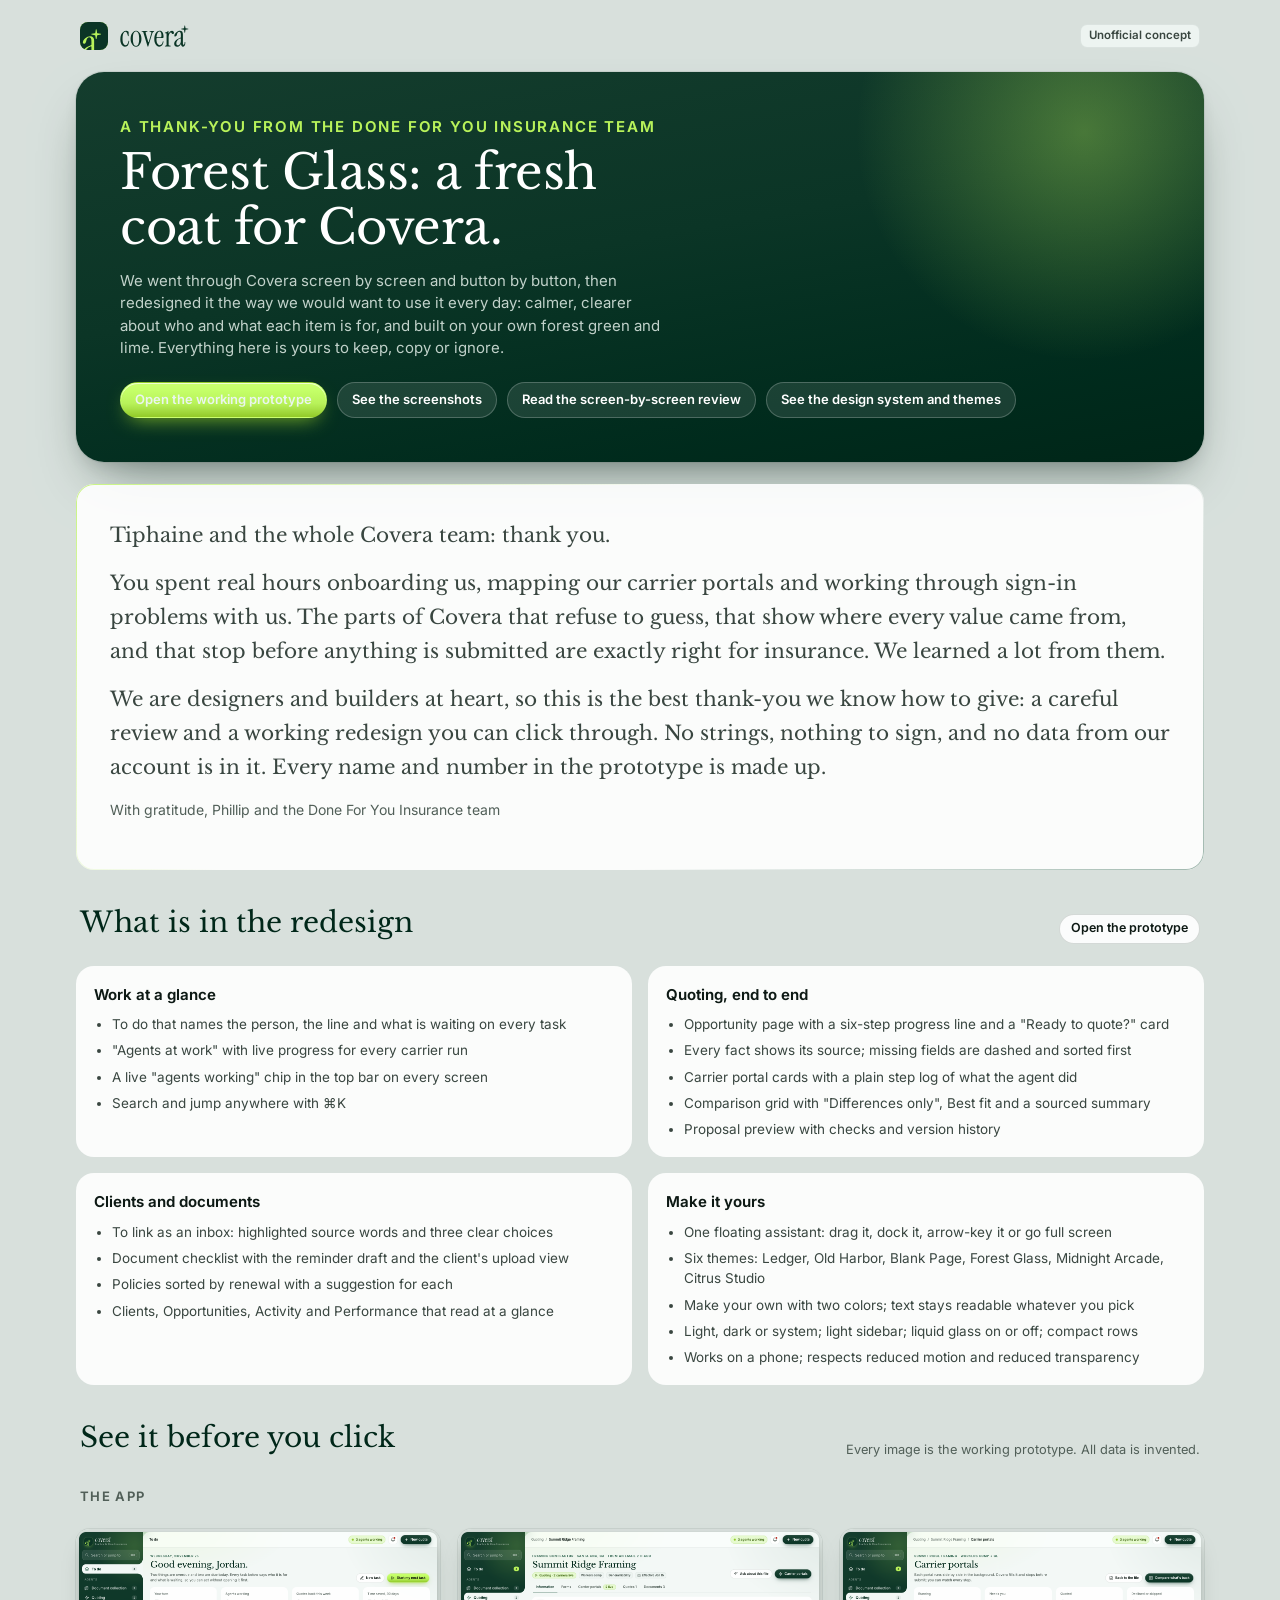
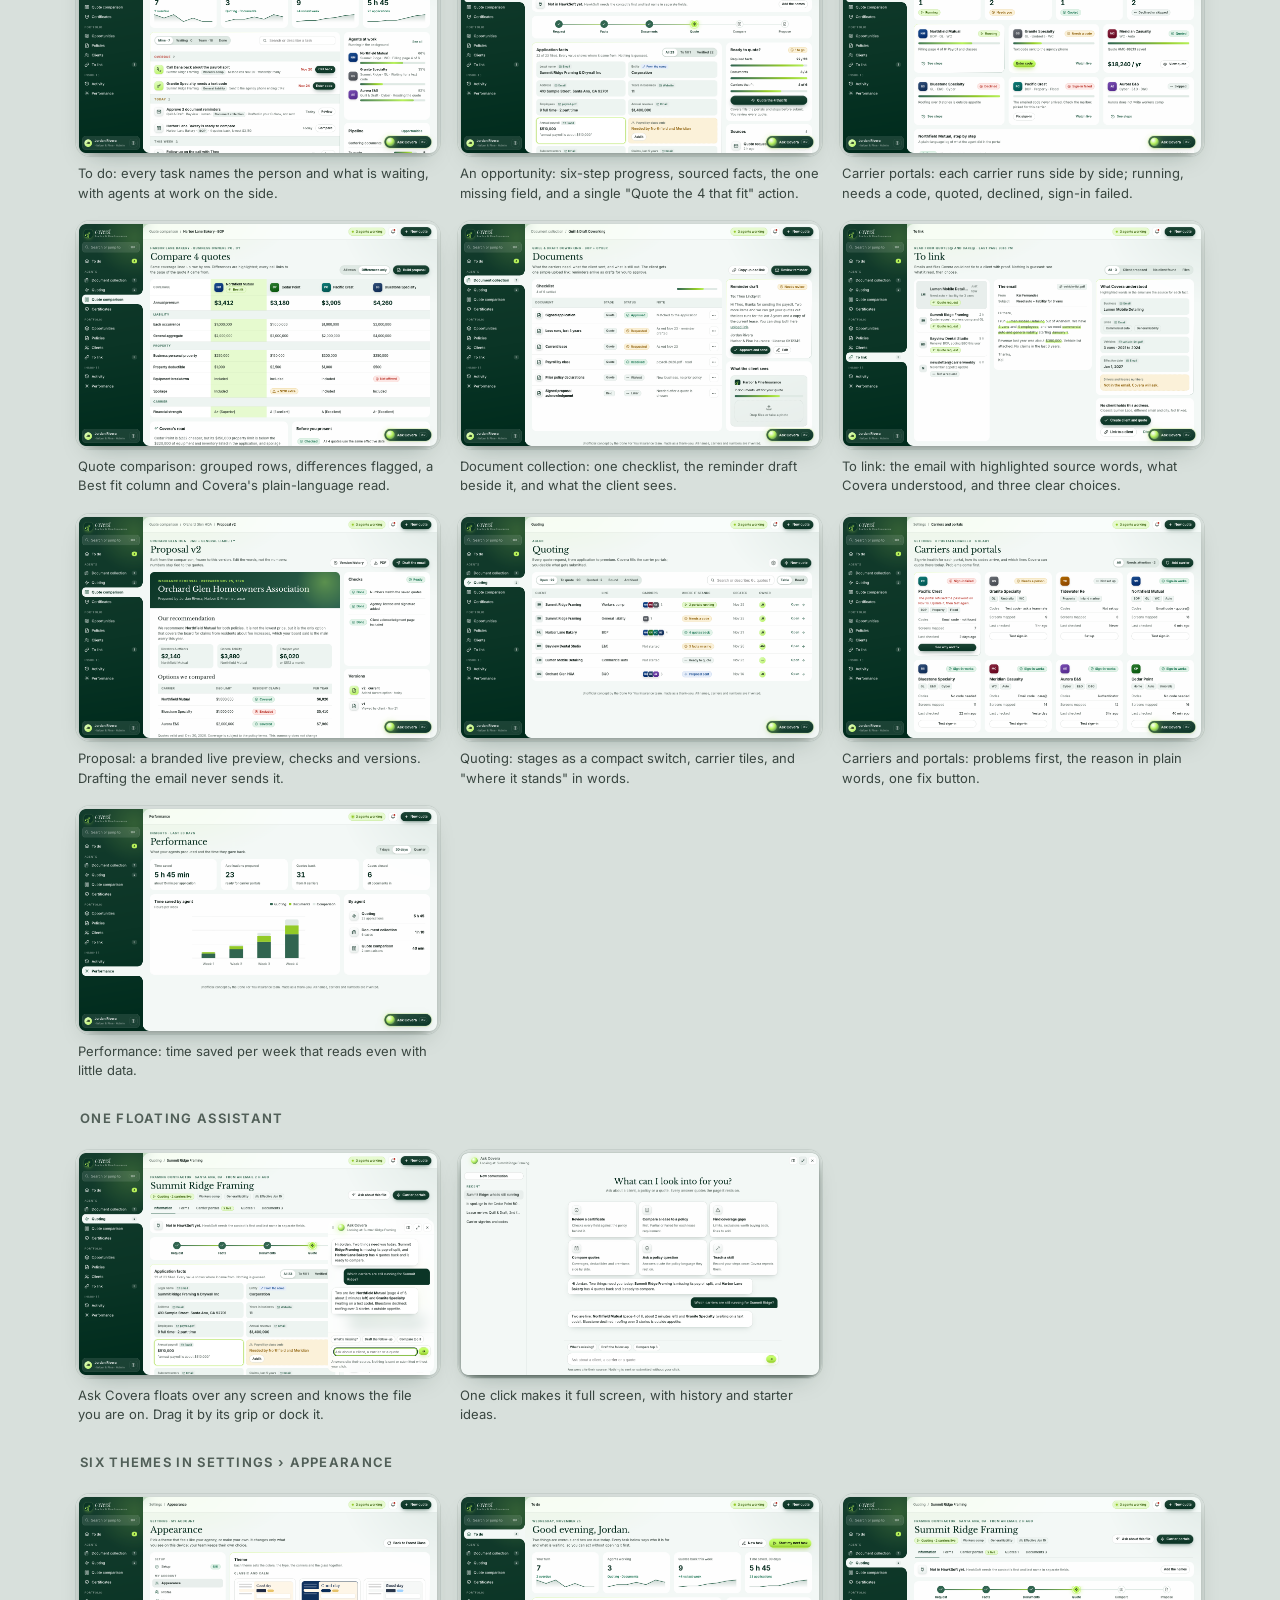
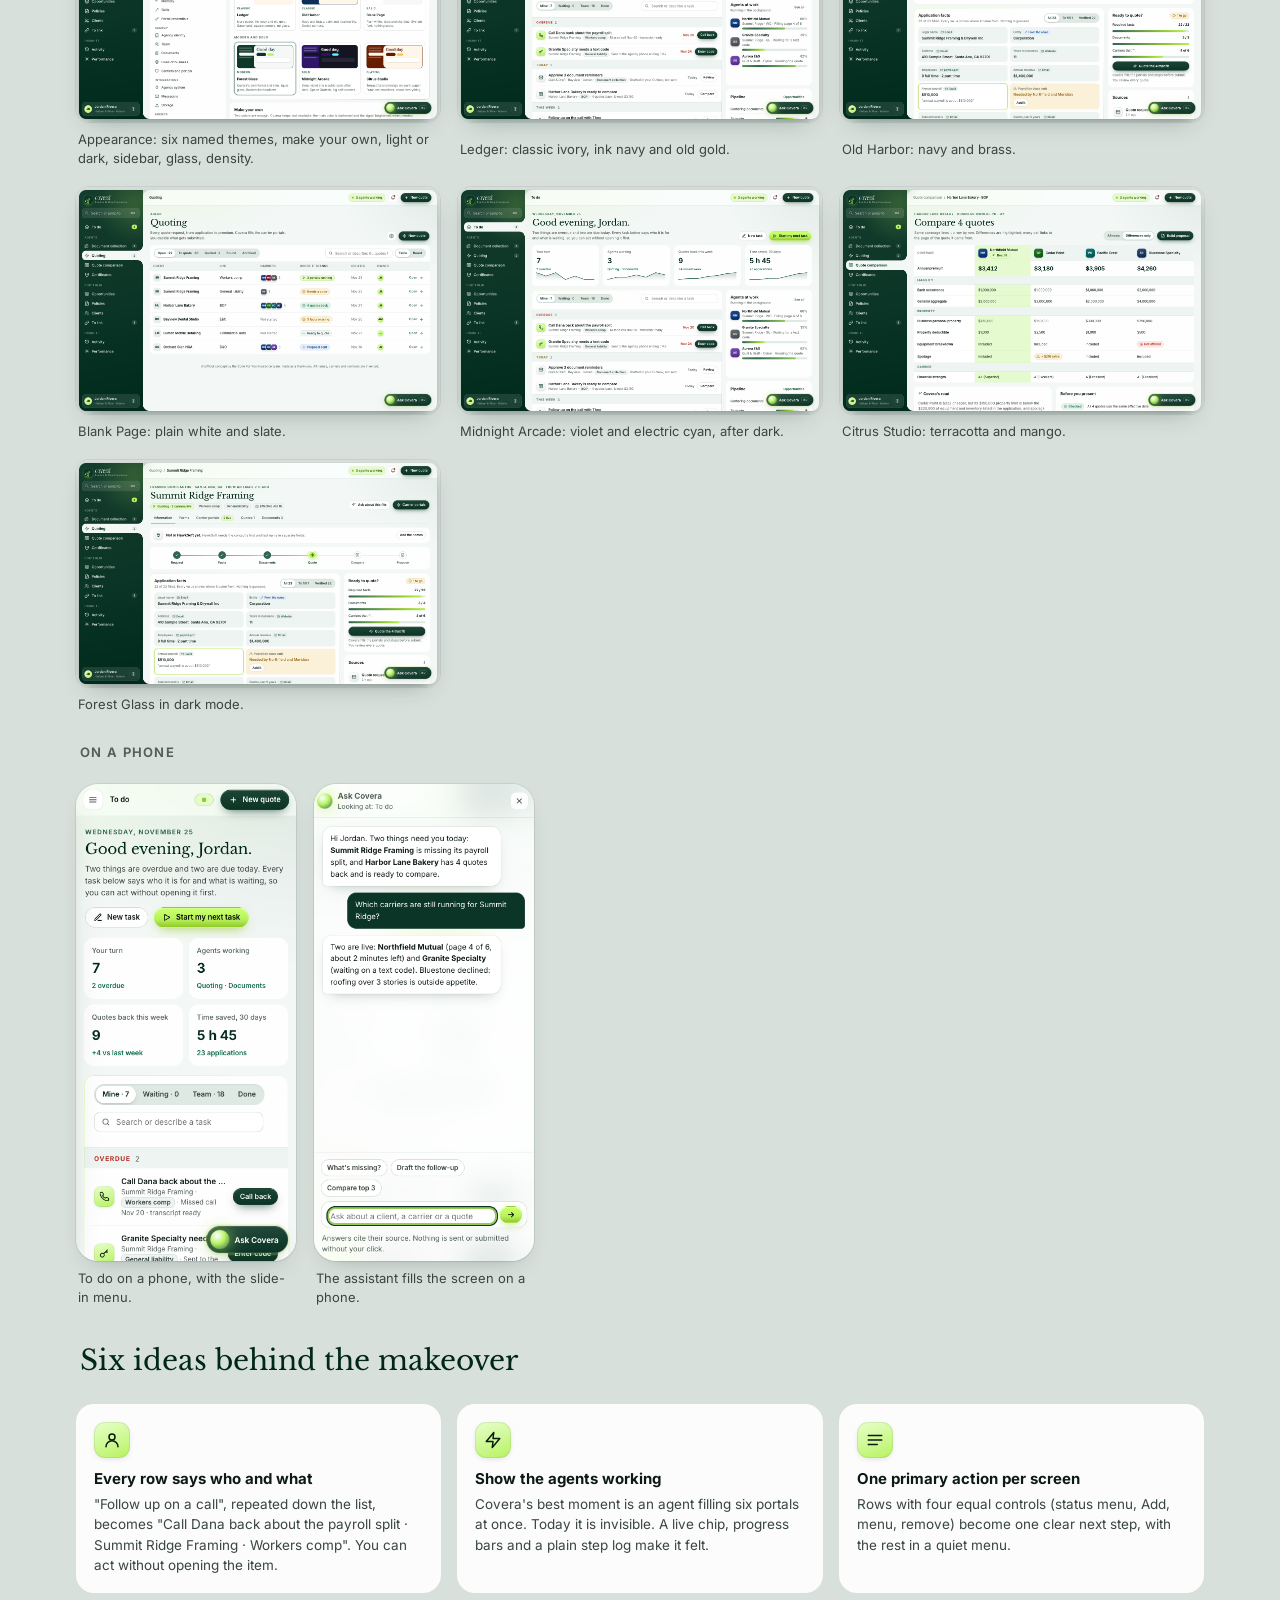
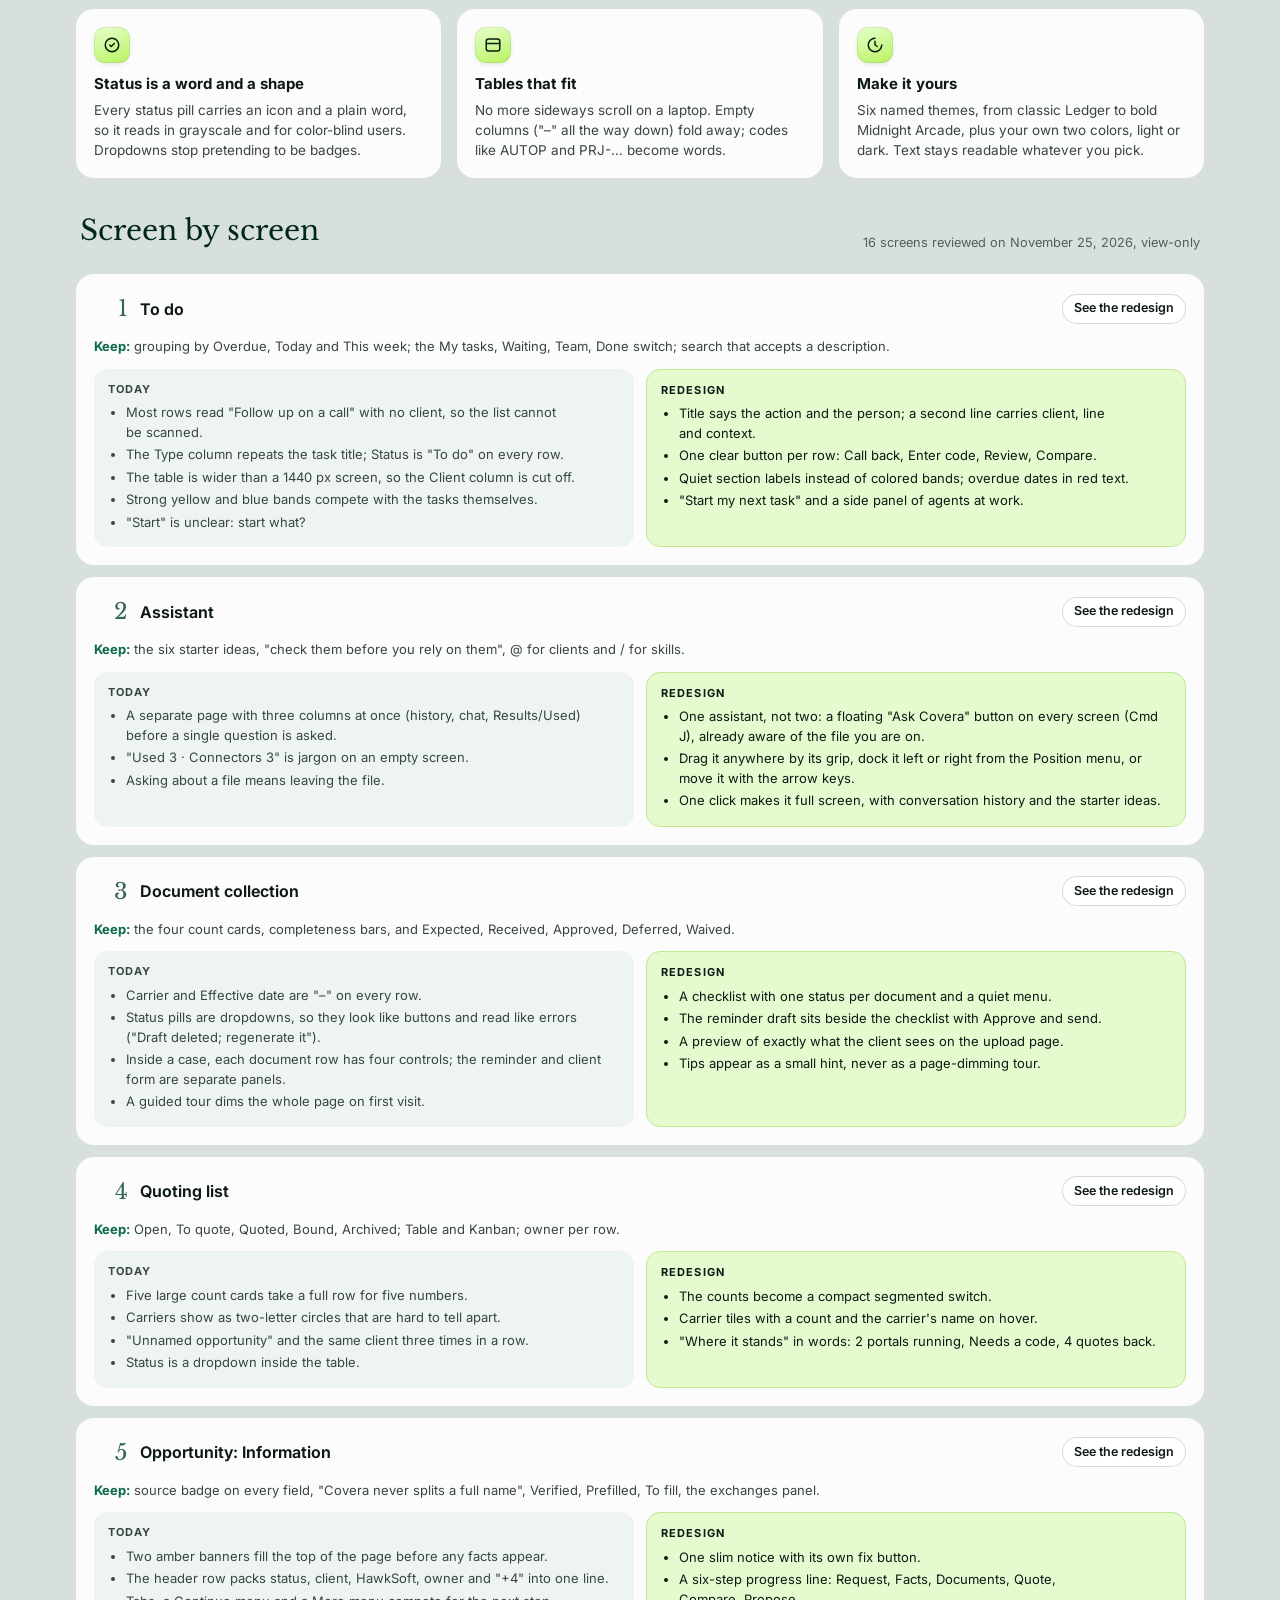
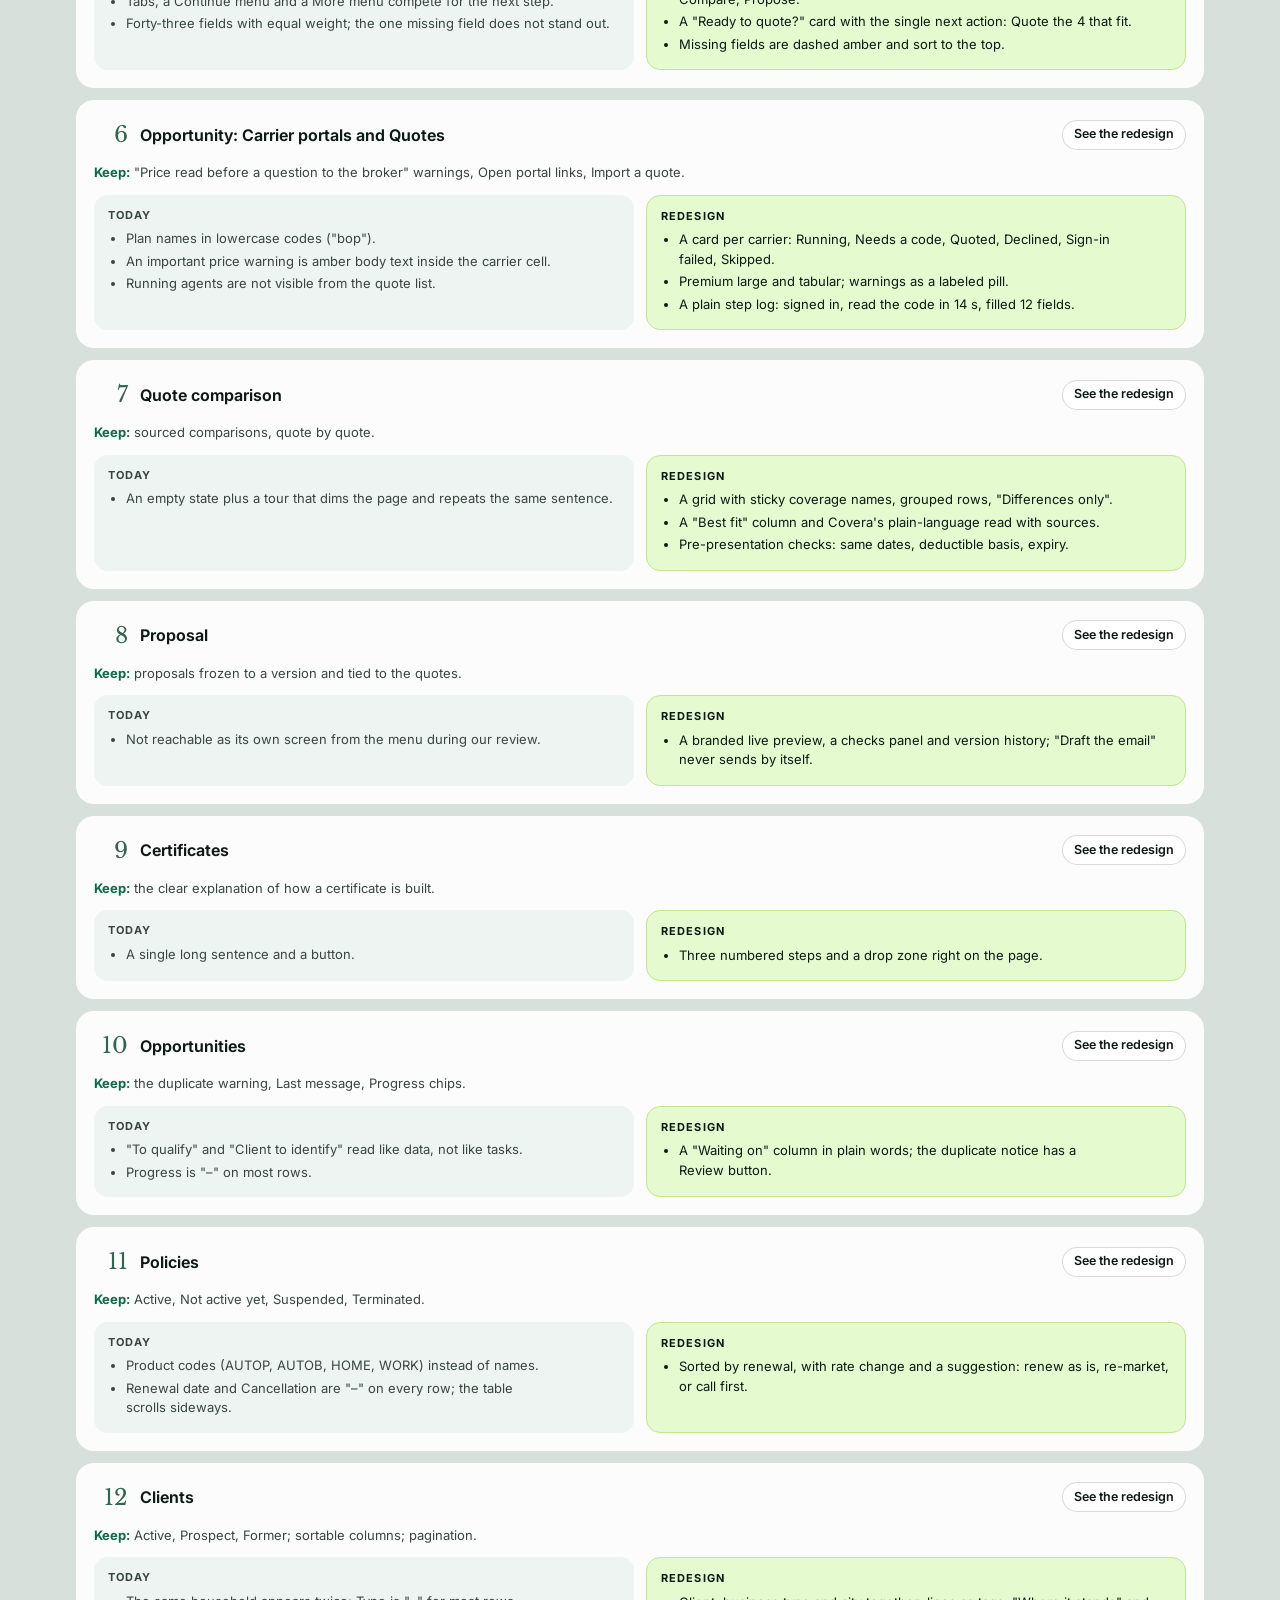
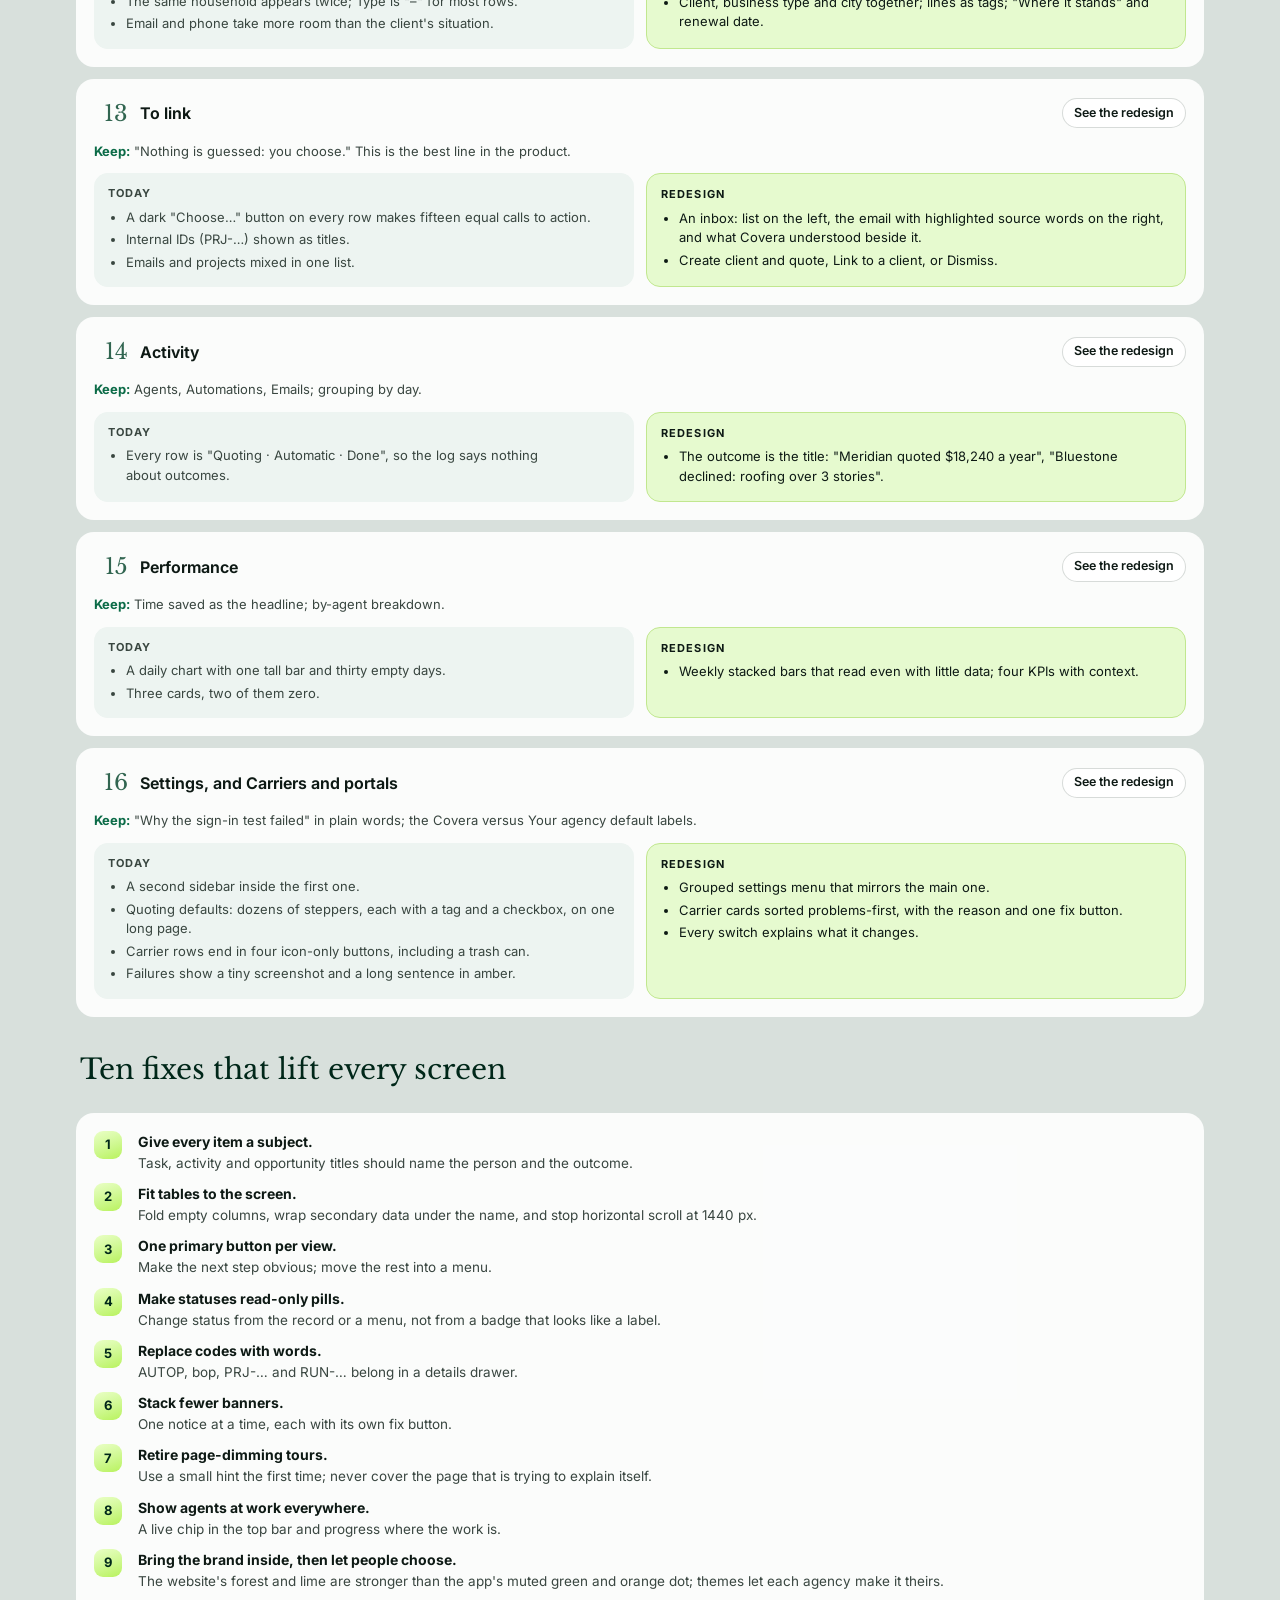
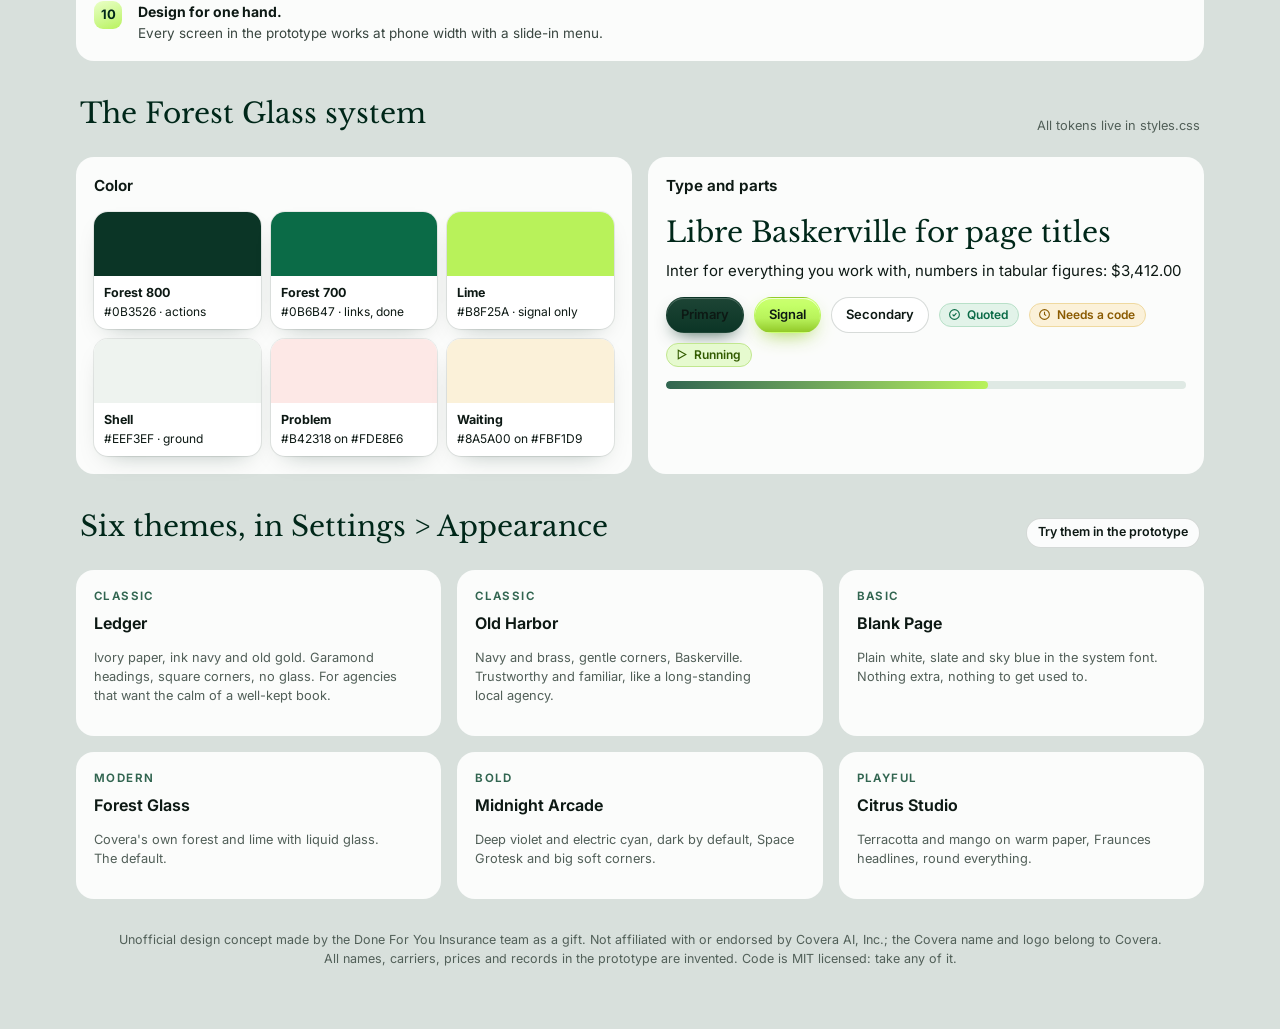
<file: index.html>
<!doctype html>
<html lang="en">
  <head>
    <meta charset="utf-8" />
    <meta name="viewport" content="width=device-width, initial-scale=1, viewport-fit=cover" />
    <meta name="color-scheme" content="light dark" />
    <script src="theme.js"></script>
    <title>Thank You Covera</title>
    <meta name="description" content="A thank-you gift to the Covera team: a screen-by-screen interface review and a working redesign prototype, from the Done For You Insurance team. Unofficial concept; all data invented." />
    <meta name="theme-color" content="#0b3526" />
    <link rel="icon" href="assets/covera-icon.svg" type="image/svg+xml" />
    <link rel="preconnect" href="https://fonts.googleapis.com" />
    <link rel="preconnect" href="https://fonts.gstatic.com" crossorigin />
    <link href="https://fonts.googleapis.com/css2?family=EB+Garamond:wght@500;600&family=Fraunces:opsz,wght@9..144,600&family=Inter:wght@400;500;600;650;700&family=Libre+Baskerville:wght@400;700&family=Space+Grotesk:wght@400;500;600;700&display=swap" rel="stylesheet" />
    <link rel="stylesheet" href="styles.css" />
    <style>
      .wrap { max-width: 1160px; margin: 0 auto; padding: 18px 16px 60px; display: grid; gap: 22px; }
      .topline { display: flex; align-items: center; gap: 12px; padding: 4px 4px 0; }
      .topline img { height: 22px; }
      .topline .spacer { flex: 1; }
      .hero .row { margin-top: 22px; }
      .hero .btn:not(.lime) { background: rgba(255,255,255,.1); color: #fff; border-color: rgba(255,255,255,.22); }
      .note { padding: clamp(22px, 3vw, 34px); font-family: var(--font-display); font-size: clamp(17px, 1.8vw, 20px); line-height: 1.7; color: var(--ink-2); }
      .note p { margin: 0 0 14px; }
      .sig { font-family: var(--font-ui); font-size: 14px; color: var(--ink-3); }
      .section-title { display: flex; align-items: flex-end; justify-content: space-between; gap: 12px; flex-wrap: wrap; padding: 10px 4px 0; }
      .section-title h2 { font-family: var(--font-display); font-weight: 400; font-size: clamp(22px, 2.4vw, 28px); color: var(--heading); }
      .principle b { display: block; font-size: 15px; margin: 10px 0 4px; }
      .principle p { margin: 0; font-size: 13.5px; color: var(--ink-2); }
      .review { display: grid; gap: 12px; }
      .review .card { display: grid; gap: 12px; }
      .review .head { display: flex; align-items: center; gap: 12px; flex-wrap: wrap; }
      .review .head h3 { font-size: 16px; flex: 1; min-width: 180px; }
      .review .num { font-family: var(--font-display); font-size: 22px; color: var(--link); width: 34px; }
      .keep { font-size: 13px; color: var(--ink-2); margin: 0; }
      .keep b { color: var(--ok); }
      .swatches { display: grid; grid-template-columns: repeat(auto-fill, minmax(150px, 1fr)); gap: 10px; }
      .sw { border-radius: 14px; overflow: hidden; box-shadow: var(--shadow-card); background: #fff; }
      .sw i { display: block; height: 64px; }
      .sw div { padding: 8px 10px; font-size: 12px; }
      .sw b { display: block; font-size: 12.5px; }
      .type-demo { display: grid; gap: 6px; }
      .toc { display: flex; flex-wrap: wrap; gap: 8px; }
      .problems { counter-reset: p; display: grid; gap: 10px; margin: 0; padding: 0; list-style: none; }
      .problems li { counter-increment: p; display: grid; grid-template-columns: 34px 1fr; gap: 10px; align-items: start; }
      .problems li::before { content: counter(p); width: 28px; height: 28px; border-radius: 9px; display: grid; place-items: center; font-weight: 700; font-size: 13px; color: var(--heading); background: linear-gradient(160deg, #eaffc6, var(--signal-pop)); }
      .problems b { display: block; }
      .problems span { color: var(--ink-2); font-size: 13.5px; }
      .wm-dark { display: none; }
      @media (prefers-color-scheme: dark) { :root:not(:has(meta[content="light"])) .wm-light { display: none; } :root:not(:has(meta[content="light"])) .wm-dark { display: block; } }
      :root:has(meta[content="dark"]) .wm-light { display: none; }
      :root:has(meta[content="dark"]) .wm-dark { display: block; }
      .sw div { color: var(--ink); }
      .sw { background: var(--surface); }
      .gal-title { margin: 6px 4px 0; font-size: 13px; letter-spacing: .1em; text-transform: uppercase; color: var(--ink-3); }
      .gallery { display: grid; grid-template-columns: repeat(auto-fill, minmax(320px, 1fr)); gap: 18px; }
      .gallery.phones { grid-template-columns: repeat(auto-fill, minmax(180px, 220px)); }
      .shot { margin: 0; display: grid; gap: 8px; }
      .shot .frame { display: block; aspect-ratio: 16 / 10; border-radius: 14px; overflow: hidden; background: var(--inset); box-shadow: var(--shadow-card); transition: translate var(--dur-settle) var(--ease-out), box-shadow var(--dur-settle) var(--ease-out); }
      .phones .shot .frame { aspect-ratio: 390 / 844; border-radius: 22px; }
      .shot .frame:hover { translate: 0 -3px; box-shadow: var(--shadow-raised); }
      .shot img { width: 100%; height: 100%; object-fit: cover; object-position: top left; display: block; }
      .shot figcaption { font-size: 13px; color: var(--ink-2); padding: 0 2px; }
      .feat-h { font-size: 15px; margin-bottom: 8px; }
      .feat { margin: 0; padding-left: 18px; display: grid; gap: 6px; color: var(--ink-2); font-size: 13.5px; }
      footer { text-align: center; color: var(--ink-3); font-size: 12.5px; padding: 10px 0 0; }
    </style>
  </head>
  <body>
        <div class="wrap">
      <div class="topline">
        <img src="assets/covera-icon.svg" alt="" width="28" height="28" style="height:28px;border-radius:8px" />
        <img src="assets/covera-wordmark-dark.svg" alt="Covera" class="wm-light" /><img src="assets/covera-wordmark-light.svg" alt="Covera" class="wm-dark" />
        <span class="spacer"></span>
        <span class="tag">Unofficial concept</span>
      </div>

      <section class="hero">
        <p class="eyebrow" style="color:#b8f25a">A thank-you from the Done For You Insurance team</p>
        <h1>Forest Glass: a fresh coat for Covera.</h1>
        <p>We went through Covera screen by screen and button by button, then redesigned it the way we would want to use it every day: calmer, clearer about who and what each item is for, and built on your own forest green and lime. Everything here is yours to keep, copy or ignore.</p>
        <div class="row">
          <a class="btn lime" href="app.html#/todo">Open the working prototype</a>
          <a class="btn" href="#gallery">See the screenshots</a>
          <a class="btn" href="#review">Read the screen-by-screen review</a>
          <a class="btn" href="#system">See the design system and themes</a>
        </div>
      </section>

      <section class="card edge note">
        <p>Tiphaine and the whole Covera team: thank you.</p>
        <p>You spent real hours onboarding us, mapping our carrier portals and working through sign-in problems with us. The parts of Covera that refuse to guess, that show where every value came from, and that stop before anything is submitted are exactly right for insurance. We learned a lot from them.</p>
        <p>We are designers and builders at heart, so this is the best thank-you we know how to give: a careful review and a working redesign you can click through. No strings, nothing to sign, and no data from our account is in it. Every name and number in the prototype is made up.</p>
        <p class="sig">With gratitude, Phillip and the Done For You Insurance team</p>
      </section>

      <div class="section-title" id="features"><h2>What is in the redesign</h2><a class="btn sm" href="app.html#/todo">Open the prototype</a></div>
      <section class="grid g-2">
        <div class="card"><h3 class="feat-h">Work at a glance</h3><ul class="feat">
          <li>To do that names the person, the line and what is waiting on every task</li>
          <li>"Agents at work" with live progress for every carrier run</li>
          <li>A live "agents working" chip in the top bar on every screen</li>
          <li>Search and jump anywhere with ⌘K</li></ul></div>
        <div class="card"><h3 class="feat-h">Quoting, end to end</h3><ul class="feat">
          <li>Opportunity page with a six-step progress line and a "Ready to quote?" card</li>
          <li>Every fact shows its source; missing fields are dashed and sorted first</li>
          <li>Carrier portal cards with a plain step log of what the agent did</li>
          <li>Comparison grid with "Differences only", Best fit and a sourced summary</li>
          <li>Proposal preview with checks and version history</li></ul></div>
        <div class="card"><h3 class="feat-h">Clients and documents</h3><ul class="feat">
          <li>To link as an inbox: highlighted source words and three clear choices</li>
          <li>Document checklist with the reminder draft and the client's upload view</li>
          <li>Policies sorted by renewal with a suggestion for each</li>
          <li>Clients, Opportunities, Activity and Performance that read at a glance</li></ul></div>
        <div class="card"><h3 class="feat-h">Make it yours</h3><ul class="feat">
          <li>One floating assistant: drag it, dock it, arrow-key it or go full screen</li>
          <li>Six themes: Ledger, Old Harbor, Blank Page, Forest Glass, Midnight Arcade, Citrus Studio</li>
          <li>Make your own with two colors; text stays readable whatever you pick</li>
          <li>Light, dark or system; light sidebar; liquid glass on or off; compact rows</li>
          <li>Works on a phone; respects reduced motion and reduced transparency</li></ul></div>
      </section>

      <div class="section-title" id="gallery"><h2>See it before you click</h2><span class="muted small">Every image is the working prototype. All data is invented.</span></div>
      <h3 class="gal-title">The app</h3>
      <section class="gallery">
        <figure class="shot"><a class="frame" href="screenshots/01-to-do.png" target="_blank" rel="noopener"><img src="screenshots/01-to-do.png" alt="To do: every task names the person and what is waiting, with agents at work on the side." loading="lazy" width="1440" height="900" /></a><figcaption>To do: every task names the person and what is waiting, with agents at work on the side.</figcaption></figure>
        <figure class="shot"><a class="frame" href="screenshots/02-opportunity.png" target="_blank" rel="noopener"><img src="screenshots/02-opportunity.png" alt="An opportunity: six-step progress, sourced facts, the one missing field, and a single "Quote the 4 that fit" action." loading="lazy" width="1440" height="900" /></a><figcaption>An opportunity: six-step progress, sourced facts, the one missing field, and a single "Quote the 4 that fit" action.</figcaption></figure>
        <figure class="shot"><a class="frame" href="screenshots/03-carrier-portals.png" target="_blank" rel="noopener"><img src="screenshots/03-carrier-portals.png" alt="Carrier portals: each carrier runs side by side; running, needs a code, quoted, declined, sign-in failed." loading="lazy" width="1440" height="900" /></a><figcaption>Carrier portals: each carrier runs side by side; running, needs a code, quoted, declined, sign-in failed.</figcaption></figure>
        <figure class="shot"><a class="frame" href="screenshots/04-quote-comparison.png" target="_blank" rel="noopener"><img src="screenshots/04-quote-comparison.png" alt="Quote comparison: grouped rows, differences flagged, a Best fit column and Covera's plain-language read." loading="lazy" width="1440" height="900" /></a><figcaption>Quote comparison: grouped rows, differences flagged, a Best fit column and Covera's plain-language read.</figcaption></figure>
        <figure class="shot"><a class="frame" href="screenshots/05-document-collection.png" target="_blank" rel="noopener"><img src="screenshots/05-document-collection.png" alt="Document collection: one checklist, the reminder draft beside it, and what the client sees." loading="lazy" width="1440" height="900" /></a><figcaption>Document collection: one checklist, the reminder draft beside it, and what the client sees.</figcaption></figure>
        <figure class="shot"><a class="frame" href="screenshots/06-to-link.png" target="_blank" rel="noopener"><img src="screenshots/06-to-link.png" alt="To link: the email with highlighted source words, what Covera understood, and three clear choices." loading="lazy" width="1440" height="900" /></a><figcaption>To link: the email with highlighted source words, what Covera understood, and three clear choices.</figcaption></figure>
        <figure class="shot"><a class="frame" href="screenshots/07-proposal.png" target="_blank" rel="noopener"><img src="screenshots/07-proposal.png" alt="Proposal: a branded live preview, checks and versions. Drafting the email never sends it." loading="lazy" width="1440" height="900" /></a><figcaption>Proposal: a branded live preview, checks and versions. Drafting the email never sends it.</figcaption></figure>
        <figure class="shot"><a class="frame" href="screenshots/10-quoting.png" target="_blank" rel="noopener"><img src="screenshots/10-quoting.png" alt="Quoting: stages as a compact switch, carrier tiles, and "where it stands" in words." loading="lazy" width="1440" height="900" /></a><figcaption>Quoting: stages as a compact switch, carrier tiles, and "where it stands" in words.</figcaption></figure>
        <figure class="shot"><a class="frame" href="screenshots/08-carriers-and-portals.png" target="_blank" rel="noopener"><img src="screenshots/08-carriers-and-portals.png" alt="Carriers and portals: problems first, the reason in plain words, one fix button." loading="lazy" width="1440" height="900" /></a><figcaption>Carriers and portals: problems first, the reason in plain words, one fix button.</figcaption></figure>
        <figure class="shot"><a class="frame" href="screenshots/11-performance.png" target="_blank" rel="noopener"><img src="screenshots/11-performance.png" alt="Performance: time saved per week that reads even with little data." loading="lazy" width="1440" height="900" /></a><figcaption>Performance: time saved per week that reads even with little data.</figcaption></figure>
      </section>
      <h3 class="gal-title">One floating assistant</h3>
      <section class="gallery">
        <figure class="shot"><a class="frame" href="screenshots/12-assistant-floating.png" target="_blank" rel="noopener"><img src="screenshots/12-assistant-floating.png" alt="Ask Covera floats over any screen and knows the file you are on. Drag it by its grip or dock it." loading="lazy" width="1440" height="900" /></a><figcaption>Ask Covera floats over any screen and knows the file you are on. Drag it by its grip or dock it.</figcaption></figure>
        <figure class="shot"><a class="frame" href="screenshots/13-assistant-full-screen.png" target="_blank" rel="noopener"><img src="screenshots/13-assistant-full-screen.png" alt="One click makes it full screen, with history and starter ideas." loading="lazy" width="1440" height="900" /></a><figcaption>One click makes it full screen, with history and starter ideas.</figcaption></figure>
      </section>
      <h3 class="gal-title">Six themes in Settings › Appearance</h3>
      <section class="gallery">
        <figure class="shot"><a class="frame" href="screenshots/09-appearance-themes.png" target="_blank" rel="noopener"><img src="screenshots/09-appearance-themes.png" alt="Appearance: six named themes, make your own, light or dark, sidebar, glass, density." loading="lazy" width="1440" height="900" /></a><figcaption>Appearance: six named themes, make your own, light or dark, sidebar, glass, density.</figcaption></figure>
        <figure class="shot"><a class="frame" href="screenshots/14-theme-ledger.png" target="_blank" rel="noopener"><img src="screenshots/14-theme-ledger.png" alt="Ledger: classic ivory, ink navy and old gold." loading="lazy" width="1440" height="900" /></a><figcaption>Ledger: classic ivory, ink navy and old gold.</figcaption></figure>
        <figure class="shot"><a class="frame" href="screenshots/15-theme-old-harbor.png" target="_blank" rel="noopener"><img src="screenshots/15-theme-old-harbor.png" alt="Old Harbor: navy and brass." loading="lazy" width="1440" height="900" /></a><figcaption>Old Harbor: navy and brass.</figcaption></figure>
        <figure class="shot"><a class="frame" href="screenshots/16-theme-blank-page.png" target="_blank" rel="noopener"><img src="screenshots/16-theme-blank-page.png" alt="Blank Page: plain white and slate." loading="lazy" width="1440" height="900" /></a><figcaption>Blank Page: plain white and slate.</figcaption></figure>
        <figure class="shot"><a class="frame" href="screenshots/17-theme-midnight-arcade.png" target="_blank" rel="noopener"><img src="screenshots/17-theme-midnight-arcade.png" alt="Midnight Arcade: violet and electric cyan, after dark." loading="lazy" width="1440" height="900" /></a><figcaption>Midnight Arcade: violet and electric cyan, after dark.</figcaption></figure>
        <figure class="shot"><a class="frame" href="screenshots/18-theme-citrus-studio.png" target="_blank" rel="noopener"><img src="screenshots/18-theme-citrus-studio.png" alt="Citrus Studio: terracotta and mango." loading="lazy" width="1440" height="900" /></a><figcaption>Citrus Studio: terracotta and mango.</figcaption></figure>
        <figure class="shot"><a class="frame" href="screenshots/19-forest-glass-dark.png" target="_blank" rel="noopener"><img src="screenshots/19-forest-glass-dark.png" alt="Forest Glass in dark mode." loading="lazy" width="1440" height="900" /></a><figcaption>Forest Glass in dark mode.</figcaption></figure>
      </section>
      <h3 class="gal-title">On a phone</h3>
      <section class="gallery phones">
        <figure class="shot"><a class="frame" href="screenshots/20-phone-to-do.png" target="_blank" rel="noopener"><img src="screenshots/20-phone-to-do.png" alt="To do on a phone, with the slide-in menu." loading="lazy" width="390" height="844" /></a><figcaption>To do on a phone, with the slide-in menu.</figcaption></figure>
        <figure class="shot"><a class="frame" href="screenshots/21-phone-assistant.png" target="_blank" rel="noopener"><img src="screenshots/21-phone-assistant.png" alt="The assistant fills the screen on a phone." loading="lazy" width="390" height="844" /></a><figcaption>The assistant fills the screen on a phone.</figcaption></figure>
      </section>

      <div class="section-title"><h2>Six ideas behind the makeover</h2></div>
      <section class="grid g-3">
        <div class="card principle"><span class="tile lime"><svg viewBox="0 0 24 24" fill="none" stroke="currentColor" stroke-width="2" stroke-linecap="round" stroke-linejoin="round"><circle cx="12" cy="8" r="4"/><path d="M4 21a8 8 0 0 1 16 0"/></svg></span><b>Every row says who and what</b><p>"Follow up on a call", repeated down the list, becomes "Call Dana back about the payroll split · Summit Ridge Framing · Workers comp". You can act without opening the item.</p></div>
        <div class="card principle"><span class="tile lime"><svg viewBox="0 0 24 24" fill="none" stroke="currentColor" stroke-width="2" stroke-linecap="round" stroke-linejoin="round"><path d="M13 2 3 14h9l-1 8 10-12h-9l1-8z"/></svg></span><b>Show the agents working</b><p>Covera's best moment is an agent filling six portals at once. Today it is invisible. A live chip, progress bars and a plain step log make it felt.</p></div>
        <div class="card principle"><span class="tile lime"><svg viewBox="0 0 24 24" fill="none" stroke="currentColor" stroke-width="2" stroke-linecap="round" stroke-linejoin="round"><path d="M3 12h18M3 6h18M3 18h12"/></svg></span><b>One primary action per screen</b><p>Rows with four equal controls (status menu, Add, menu, remove) become one clear next step, with the rest in a quiet menu.</p></div>
        <div class="card principle"><span class="tile lime"><svg viewBox="0 0 24 24" fill="none" stroke="currentColor" stroke-width="2" stroke-linecap="round" stroke-linejoin="round"><path d="M9 12l2 2 4-4"/><circle cx="12" cy="12" r="9"/></svg></span><b>Status is a word and a shape</b><p>Every status pill carries an icon and a plain word, so it reads in grayscale and for color-blind users. Dropdowns stop pretending to be badges.</p></div>
        <div class="card principle"><span class="tile lime"><svg viewBox="0 0 24 24" fill="none" stroke="currentColor" stroke-width="2" stroke-linecap="round" stroke-linejoin="round"><rect x="3" y="4" width="18" height="16" rx="3"/><path d="M3 10h18"/></svg></span><b>Tables that fit</b><p>No more sideways scroll on a laptop. Empty columns ("–" all the way down) fold away; codes like AUTOP and PRJ-… become words.</p></div>
        <div class="card principle"><span class="tile lime"><svg viewBox="0 0 24 24" fill="none" stroke="currentColor" stroke-width="2" stroke-linecap="round" stroke-linejoin="round"><path d="M12 3a9 9 0 1 0 9 9"/><path d="M12 7v5l3 2"/></svg></span><b>Make it yours</b><p>Six named themes, from classic Ledger to bold Midnight Arcade, plus your own two colors, light or dark. Text stays readable whatever you pick.</p></div>
      </section>

      <div class="section-title" id="review"><h2>Screen by screen</h2><span class="muted small">16 screens reviewed on November 25, 2026, view-only</span></div>
      <section class="review">
        <!-- Each review: what we would keep, what we would change, and a link to the redesigned screen. -->
        <article class="card"><div class="head"><span class="num">1</span><h3>To do</h3><a class="btn sm" href="app.html#/todo">See the redesign</a></div>
          <p class="keep"><b>Keep:</b> grouping by Overdue, Today and This week; the My tasks, Waiting, Team, Done switch; search that accepts a description.</p>
          <div class="before-after"><div class="ba before"><h4>Today</h4><ul><li>Most rows read "Follow up on a call" with no client, so the list cannot be scanned.</li><li>The Type column repeats the task title; Status is "To do" on every row.</li><li>The table is wider than a 1440 px screen, so the Client column is cut off.</li><li>Strong yellow and blue bands compete with the tasks themselves.</li><li>"Start" is unclear: start what?</li></ul></div>
          <div class="ba after"><h4>Redesign</h4><ul><li>Title says the action and the person; a second line carries client, line and context.</li><li>One clear button per row: Call back, Enter code, Review, Compare.</li><li>Quiet section labels instead of colored bands; overdue dates in red text.</li><li>"Start my next task" and a side panel of agents at work.</li></ul></div></div></article>

        <article class="card"><div class="head"><span class="num">2</span><h3>Assistant</h3><a class="btn sm" href="app.html#/assistant">See the redesign</a></div>
          <p class="keep"><b>Keep:</b> the six starter ideas, "check them before you rely on them", @ for clients and / for skills.</p>
          <div class="before-after"><div class="ba before"><h4>Today</h4><ul><li>A separate page with three columns at once (history, chat, Results/Used) before a single question is asked.</li><li>"Used 3 · Connectors 3" is jargon on an empty screen.</li><li>Asking about a file means leaving the file.</li></ul></div>
          <div class="ba after"><h4>Redesign</h4><ul><li>One assistant, not two: a floating "Ask Covera" button on every screen (Cmd J), already aware of the file you are on.</li><li>Drag it anywhere by its grip, dock it left or right from the Position menu, or move it with the arrow keys.</li><li>One click makes it full screen, with conversation history and the starter ideas.</li></ul></div></div></article>

        <article class="card"><div class="head"><span class="num">3</span><h3>Document collection</h3><a class="btn sm" href="app.html#/documents">See the redesign</a></div>
          <p class="keep"><b>Keep:</b> the four count cards, completeness bars, and Expected, Received, Approved, Deferred, Waived.</p>
          <div class="before-after"><div class="ba before"><h4>Today</h4><ul><li>Carrier and Effective date are "–" on every row.</li><li>Status pills are dropdowns, so they look like buttons and read like errors ("Draft deleted; regenerate it").</li><li>Inside a case, each document row has four controls; the reminder and client form are separate panels.</li><li>A guided tour dims the whole page on first visit.</li></ul></div>
          <div class="ba after"><h4>Redesign</h4><ul><li>A checklist with one status per document and a quiet menu.</li><li>The reminder draft sits beside the checklist with Approve and send.</li><li>A preview of exactly what the client sees on the upload page.</li><li>Tips appear as a small hint, never as a page-dimming tour.</li></ul></div></div></article>

        <article class="card"><div class="head"><span class="num">4</span><h3>Quoting list</h3><a class="btn sm" href="app.html#/quoting">See the redesign</a></div>
          <p class="keep"><b>Keep:</b> Open, To quote, Quoted, Bound, Archived; Table and Kanban; owner per row.</p>
          <div class="before-after"><div class="ba before"><h4>Today</h4><ul><li>Five large count cards take a full row for five numbers.</li><li>Carriers show as two-letter circles that are hard to tell apart.</li><li>"Unnamed opportunity" and the same client three times in a row.</li><li>Status is a dropdown inside the table.</li></ul></div>
          <div class="ba after"><h4>Redesign</h4><ul><li>The counts become a compact segmented switch.</li><li>Carrier tiles with a count and the carrier's name on hover.</li><li>"Where it stands" in words: 2 portals running, Needs a code, 4 quotes back.</li></ul></div></div></article>

        <article class="card"><div class="head"><span class="num">5</span><h3>Opportunity: Information</h3><a class="btn sm" href="app.html#/opportunity">See the redesign</a></div>
          <p class="keep"><b>Keep:</b> source badge on every field, "Covera never splits a full name", Verified, Prefilled, To fill, the exchanges panel.</p>
          <div class="before-after"><div class="ba before"><h4>Today</h4><ul><li>Two amber banners fill the top of the page before any facts appear.</li><li>The header row packs status, client, HawkSoft, owner and "+4" into one line.</li><li>Tabs, a Continue menu and a More menu compete for the next step.</li><li>Forty-three fields with equal weight; the one missing field does not stand out.</li></ul></div>
          <div class="ba after"><h4>Redesign</h4><ul><li>One slim notice with its own fix button.</li><li>A six-step progress line: Request, Facts, Documents, Quote, Compare, Propose.</li><li>A "Ready to quote?" card with the single next action: Quote the 4 that fit.</li><li>Missing fields are dashed amber and sort to the top.</li></ul></div></div></article>

        <article class="card"><div class="head"><span class="num">6</span><h3>Opportunity: Carrier portals and Quotes</h3><a class="btn sm" href="app.html#/quotes">See the redesign</a></div>
          <p class="keep"><b>Keep:</b> "Price read before a question to the broker" warnings, Open portal links, Import a quote.</p>
          <div class="before-after"><div class="ba before"><h4>Today</h4><ul><li>Plan names in lowercase codes ("bop").</li><li>An important price warning is amber body text inside the carrier cell.</li><li>Running agents are not visible from the quote list.</li></ul></div>
          <div class="ba after"><h4>Redesign</h4><ul><li>A card per carrier: Running, Needs a code, Quoted, Declined, Sign-in failed, Skipped.</li><li>Premium large and tabular; warnings as a labeled pill.</li><li>A plain step log: signed in, read the code in 14 s, filled 12 fields.</li></ul></div></div></article>

        <article class="card"><div class="head"><span class="num">7</span><h3>Quote comparison</h3><a class="btn sm" href="app.html#/compare">See the redesign</a></div>
          <p class="keep"><b>Keep:</b> sourced comparisons, quote by quote.</p>
          <div class="before-after"><div class="ba before"><h4>Today</h4><ul><li>An empty state plus a tour that dims the page and repeats the same sentence.</li></ul></div>
          <div class="ba after"><h4>Redesign</h4><ul><li>A grid with sticky coverage names, grouped rows, "Differences only".</li><li>A "Best fit" column and Covera's plain-language read with sources.</li><li>Pre-presentation checks: same dates, deductible basis, expiry.</li></ul></div></div></article>

        <article class="card"><div class="head"><span class="num">8</span><h3>Proposal</h3><a class="btn sm" href="app.html#/proposal">See the redesign</a></div>
          <p class="keep"><b>Keep:</b> proposals frozen to a version and tied to the quotes.</p>
          <div class="before-after"><div class="ba before"><h4>Today</h4><ul><li>Not reachable as its own screen from the menu during our review.</li></ul></div>
          <div class="ba after"><h4>Redesign</h4><ul><li>A branded live preview, a checks panel and version history; "Draft the email" never sends by itself.</li></ul></div></div></article>

        <article class="card"><div class="head"><span class="num">9</span><h3>Certificates</h3><a class="btn sm" href="app.html#/certificates">See the redesign</a></div>
          <p class="keep"><b>Keep:</b> the clear explanation of how a certificate is built.</p>
          <div class="before-after"><div class="ba before"><h4>Today</h4><ul><li>A single long sentence and a button.</li></ul></div>
          <div class="ba after"><h4>Redesign</h4><ul><li>Three numbered steps and a drop zone right on the page.</li></ul></div></div></article>

        <article class="card"><div class="head"><span class="num">10</span><h3>Opportunities</h3><a class="btn sm" href="app.html#/opportunities">See the redesign</a></div>
          <p class="keep"><b>Keep:</b> the duplicate warning, Last message, Progress chips.</p>
          <div class="before-after"><div class="ba before"><h4>Today</h4><ul><li>"To qualify" and "Client to identify" read like data, not like tasks.</li><li>Progress is "–" on most rows.</li></ul></div>
          <div class="ba after"><h4>Redesign</h4><ul><li>A "Waiting on" column in plain words; the duplicate notice has a Review button.</li></ul></div></div></article>

        <article class="card"><div class="head"><span class="num">11</span><h3>Policies</h3><a class="btn sm" href="app.html#/policies">See the redesign</a></div>
          <p class="keep"><b>Keep:</b> Active, Not active yet, Suspended, Terminated.</p>
          <div class="before-after"><div class="ba before"><h4>Today</h4><ul><li>Product codes (AUTOP, AUTOB, HOME, WORK) instead of names.</li><li>Renewal date and Cancellation are "–" on every row; the table scrolls sideways.</li></ul></div>
          <div class="ba after"><h4>Redesign</h4><ul><li>Sorted by renewal, with rate change and a suggestion: renew as is, re-market, or call first.</li></ul></div></div></article>

        <article class="card"><div class="head"><span class="num">12</span><h3>Clients</h3><a class="btn sm" href="app.html#/clients">See the redesign</a></div>
          <p class="keep"><b>Keep:</b> Active, Prospect, Former; sortable columns; pagination.</p>
          <div class="before-after"><div class="ba before"><h4>Today</h4><ul><li>The same household appears twice; Type is "–" for most rows.</li><li>Email and phone take more room than the client's situation.</li></ul></div>
          <div class="ba after"><h4>Redesign</h4><ul><li>Client, business type and city together; lines as tags; "Where it stands" and renewal date.</li></ul></div></div></article>

        <article class="card"><div class="head"><span class="num">13</span><h3>To link</h3><a class="btn sm" href="app.html#/tolink">See the redesign</a></div>
          <p class="keep"><b>Keep:</b> "Nothing is guessed: you choose." This is the best line in the product.</p>
          <div class="before-after"><div class="ba before"><h4>Today</h4><ul><li>A dark "Choose…" button on every row makes fifteen equal calls to action.</li><li>Internal IDs (PRJ-…) shown as titles.</li><li>Emails and projects mixed in one list.</li></ul></div>
          <div class="ba after"><h4>Redesign</h4><ul><li>An inbox: list on the left, the email with highlighted source words on the right, and what Covera understood beside it.</li><li>Create client and quote, Link to a client, or Dismiss.</li></ul></div></div></article>

        <article class="card"><div class="head"><span class="num">14</span><h3>Activity</h3><a class="btn sm" href="app.html#/activity">See the redesign</a></div>
          <p class="keep"><b>Keep:</b> Agents, Automations, Emails; grouping by day.</p>
          <div class="before-after"><div class="ba before"><h4>Today</h4><ul><li>Every row is "Quoting · Automatic · Done", so the log says nothing about outcomes.</li></ul></div>
          <div class="ba after"><h4>Redesign</h4><ul><li>The outcome is the title: "Meridian quoted $18,240 a year", "Bluestone declined: roofing over 3 stories".</li></ul></div></div></article>

        <article class="card"><div class="head"><span class="num">15</span><h3>Performance</h3><a class="btn sm" href="app.html#/performance">See the redesign</a></div>
          <p class="keep"><b>Keep:</b> Time saved as the headline; by-agent breakdown.</p>
          <div class="before-after"><div class="ba before"><h4>Today</h4><ul><li>A daily chart with one tall bar and thirty empty days.</li><li>Three cards, two of them zero.</li></ul></div>
          <div class="ba after"><h4>Redesign</h4><ul><li>Weekly stacked bars that read even with little data; four KPIs with context.</li></ul></div></div></article>

        <article class="card"><div class="head"><span class="num">16</span><h3>Settings, and Carriers and portals</h3><a class="btn sm" href="app.html#/carriers">See the redesign</a></div>
          <p class="keep"><b>Keep:</b> "Why the sign-in test failed" in plain words; the Covera versus Your agency default labels.</p>
          <div class="before-after"><div class="ba before"><h4>Today</h4><ul><li>A second sidebar inside the first one.</li><li>Quoting defaults: dozens of steppers, each with a tag and a checkbox, on one long page.</li><li>Carrier rows end in four icon-only buttons, including a trash can.</li><li>Failures show a tiny screenshot and a long sentence in amber.</li></ul></div>
          <div class="ba after"><h4>Redesign</h4><ul><li>Grouped settings menu that mirrors the main one.</li><li>Carrier cards sorted problems-first, with the reason and one fix button.</li><li>Every switch explains what it changes.</li></ul></div></div></article>
      </section>

      <div class="section-title"><h2>Ten fixes that lift every screen</h2></div>
      <section class="card">
        <ol class="problems">
          <li><div><b>Give every item a subject.</b><span>Task, activity and opportunity titles should name the person and the outcome.</span></div></li>
          <li><div><b>Fit tables to the screen.</b><span>Fold empty columns, wrap secondary data under the name, and stop horizontal scroll at 1440 px.</span></div></li>
          <li><div><b>One primary button per view.</b><span>Make the next step obvious; move the rest into a menu.</span></div></li>
          <li><div><b>Make statuses read-only pills.</b><span>Change status from the record or a menu, not from a badge that looks like a label.</span></div></li>
          <li><div><b>Replace codes with words.</b><span>AUTOP, bop, PRJ-… and RUN-… belong in a details drawer.</span></div></li>
          <li><div><b>Stack fewer banners.</b><span>One notice at a time, each with its own fix button.</span></div></li>
          <li><div><b>Retire page-dimming tours.</b><span>Use a small hint the first time; never cover the page that is trying to explain itself.</span></div></li>
          <li><div><b>Show agents at work everywhere.</b><span>A live chip in the top bar and progress where the work is.</span></div></li>
          <li><div><b>Bring the brand inside, then let people choose.</b><span>The website's forest and lime are stronger than the app's muted green and orange dot; themes let each agency make it theirs.</span></div></li>
          <li><div><b>Design for one hand.</b><span>Every screen in the prototype works at phone width with a slide-in menu.</span></div></li>
        </ol>
      </section>

      <div class="section-title" id="system"><h2>The Forest Glass system</h2><span class="muted small">All tokens live in styles.css</span></div>
      <section class="grid g-2">
        <div class="card">
          <div class="card-head"><h2>Color</h2></div>
          <div class="swatches">
            <div class="sw"><i style="background:#0b3526"></i><div><b>Forest 800</b>#0B3526 · actions</div></div>
            <div class="sw"><i style="background:#0b6b47"></i><div><b>Forest 700</b>#0B6B47 · links, done</div></div>
            <div class="sw"><i style="background:#b8f25a"></i><div><b>Lime</b>#B8F25A · signal only</div></div>
            <div class="sw"><i style="background:#eef3ef"></i><div><b>Shell</b>#EEF3EF · ground</div></div>
            <div class="sw"><i style="background:#fde8e6"></i><div><b>Problem</b>#B42318 on #FDE8E6</div></div>
            <div class="sw"><i style="background:#fbf1d9"></i><div><b>Waiting</b>#8A5A00 on #FBF1D9</div></div>
          </div>
        </div>
        <div class="card">
          <div class="card-head"><h2>Type and parts</h2></div>
          <div class="type-demo">
            <span style="font-family:var(--font-display);font-size:28px;color:var(--heading)">Libre Baskerville for page titles</span>
            <span style="font-size:15px">Inter for everything you work with, numbers in tabular figures: $3,412.00</span>
          </div>
          <div class="row" style="margin-top:14px">
            <button class="btn primary" type="button">Primary</button>
            <button class="btn lime" type="button">Signal</button>
            <button class="btn" type="button">Secondary</button>
            <span class="pill ok"><svg viewBox="0 0 24 24" fill="none" stroke="currentColor" stroke-width="2"><circle cx="12" cy="12" r="9"/><path d="m8.5 12 2.5 2.5 4.5-5"/></svg>Quoted</span>
            <span class="pill wait"><svg viewBox="0 0 24 24" fill="none" stroke="currentColor" stroke-width="2"><circle cx="12" cy="12" r="9"/><path d="M12 7v5l3 2"/></svg>Needs a code</span>
            <span class="pill live"><svg viewBox="0 0 24 24" fill="none" stroke="currentColor" stroke-width="2"><path d="m6 4 14 8-14 8z"/></svg>Running</span>
          </div>
          <div class="bar running" style="margin-top:14px"><i style="width:62%"></i></div>
        </div>
      </section>

      <div class="section-title" id="themes"><h2>Six themes, in Settings &gt; Appearance</h2><a class="btn sm" href="app.html#/appearance">Try them in the prototype</a></div>
      <section class="grid g-3">
        <div class="card"><p class="eyebrow">Classic</p><h3 style="font-size:16px">Ledger</h3><p class="small muted">Ivory paper, ink navy and old gold. Garamond headings, square corners, no glass. For agencies that want the calm of a well-kept book.</p></div>
        <div class="card"><p class="eyebrow">Classic</p><h3 style="font-size:16px">Old Harbor</h3><p class="small muted">Navy and brass, gentle corners, Baskerville. Trustworthy and familiar, like a long-standing local agency.</p></div>
        <div class="card"><p class="eyebrow">Basic</p><h3 style="font-size:16px">Blank Page</h3><p class="small muted">Plain white, slate and sky blue in the system font. Nothing extra, nothing to get used to.</p></div>
        <div class="card"><p class="eyebrow">Modern</p><h3 style="font-size:16px">Forest Glass</h3><p class="small muted">Covera's own forest and lime with liquid glass. The default.</p></div>
        <div class="card"><p class="eyebrow">Bold</p><h3 style="font-size:16px">Midnight Arcade</h3><p class="small muted">Deep violet and electric cyan, dark by default, Space Grotesk and big soft corners.</p></div>
        <div class="card"><p class="eyebrow">Playful</p><h3 style="font-size:16px">Citrus Studio</h3><p class="small muted">Terracotta and mango on warm paper, Fraunces headlines, round everything.</p></div>
      </section>

      <footer>
        Unofficial design concept made by the Done For You Insurance team as a gift. Not affiliated with or endorsed by Covera AI, Inc.; the Covera name and logo belong to Covera.<br />
        All names, carriers, prices and records in the prototype are invented. Code is MIT licensed: take any of it.
      </footer>
    </div>
  </body>
</html>
</file>
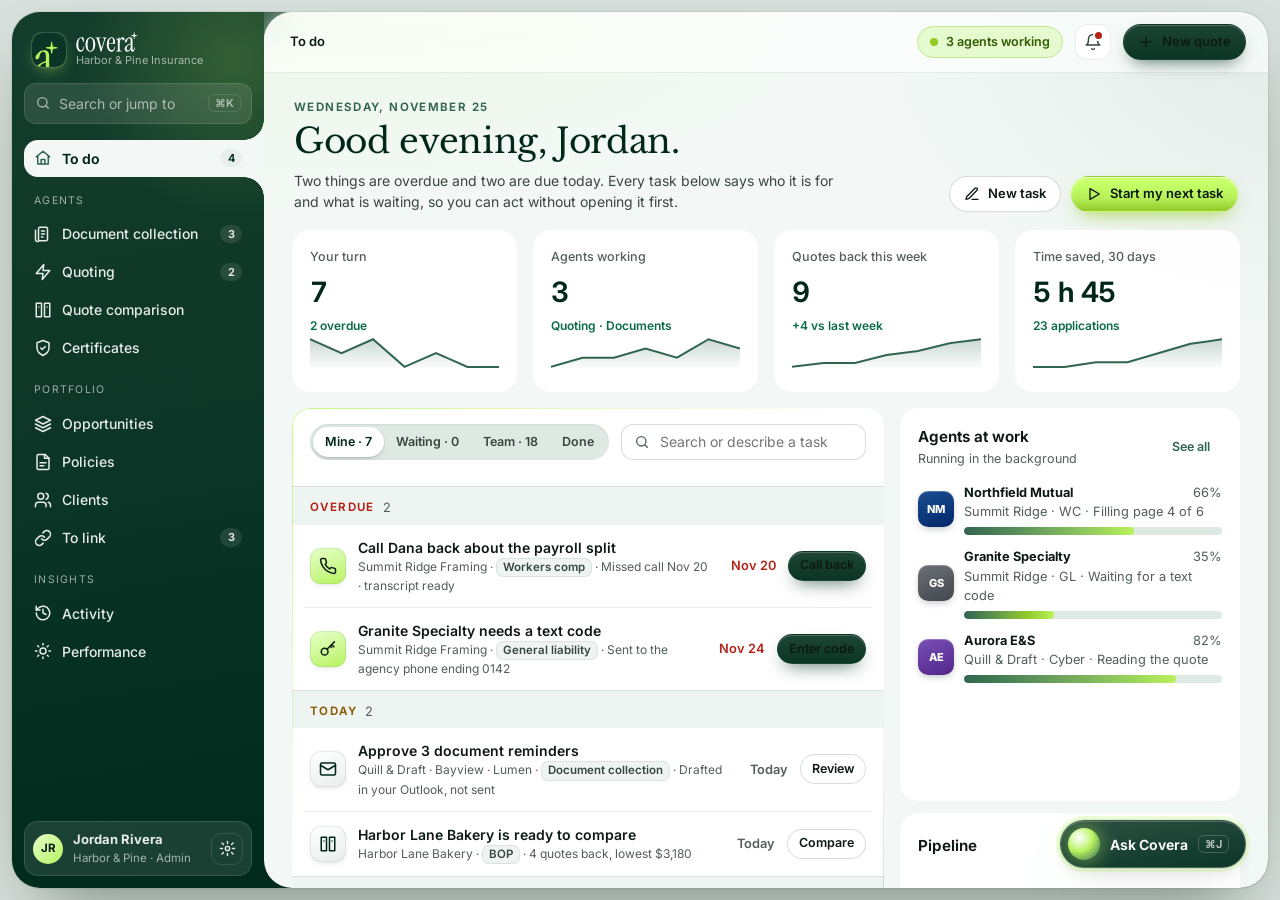
<file: app.html>
<!doctype html>
<html lang="en">
  <head>
    <meta charset="utf-8" />
    <meta name="viewport" content="width=device-width, initial-scale=1, viewport-fit=cover" />
    <meta name="color-scheme" content="light dark" />
    <script src="theme.js"></script>
    <title>Covera · Forest Glass prototype</title>
    <meta name="description" content="An unofficial interface makeover concept for Covera, gifted by the Done For You Insurance team. All data is made up." />
    <meta name="theme-color" content="#0b3526" />
    <link rel="icon" href="assets/covera-icon.svg" type="image/svg+xml" />
    <link rel="preconnect" href="https://fonts.googleapis.com" />
    <link rel="preconnect" href="https://fonts.gstatic.com" crossorigin />
    <link href="https://fonts.googleapis.com/css2?family=EB+Garamond:wght@500;600&family=Fraunces:opsz,wght@9..144,600&family=Inter:wght@400;500;600;650;700&family=Libre+Baskerville:wght@400;700&family=Space+Grotesk:wght@400;500;600;700&display=swap" rel="stylesheet" />
    <link rel="stylesheet" href="styles.css" />
  </head>
  <body>
    <a class="sr-only" href="#main">Skip to content</a>

    <div class="app">
      <aside class="sidebar" id="sidebar" aria-label="Main navigation">
        <div class="brand">
          <img class="brand-mark" src="assets/covera-icon.svg" alt="" />
          <div>
            <img class="brand-word on-dark" src="assets/covera-wordmark-light.svg" alt="Covera" />
            <img class="brand-word on-light" src="assets/covera-wordmark-dark.svg" alt="Covera" />
            <small>Harbor &amp; Pine Insurance</small>
          </div>
        </div>

        <button class="cmdk" type="button" data-open="palette">
          <svg viewBox="0 0 24 24" fill="none" stroke="currentColor" stroke-width="2" stroke-linecap="round" stroke-linejoin="round" aria-hidden="true"><circle cx="11" cy="11" r="7"/><path d="m20 20-3.5-3.5"/></svg>
          <span>Search or jump to</span>
          <kbd>⌘K</kbd>
        </button>

        <nav class="nav" id="nav"></nav>

        <div class="sidebar-foot">
          <div class="me">
            <span class="avatar">JR</span>
            <span class="who-me"><b>Jordan Rivera</b><small>Harbor &amp; Pine · Admin</small></span>
            <a class="side-btn" href="#/appearance" aria-label="Settings">
              <svg viewBox="0 0 24 24" fill="none" stroke="currentColor" stroke-width="2" stroke-linecap="round" stroke-linejoin="round" aria-hidden="true"><circle cx="12" cy="12" r="3"/><path d="M12 2v3M12 19v3M4.2 4.2l2.1 2.1M17.7 17.7l2.1 2.1M2 12h3M19 12h3M4.2 19.8l2.1-2.1M17.7 6.3l2.1-2.1"/></svg>
            </a>
          </div>
        </div>
      </aside>

      <div class="main" id="scroller">
        <header class="topbar">
          <button class="icon-btn menu-btn" type="button" id="menuBtn" aria-label="Open navigation" aria-controls="sidebar" aria-expanded="false">
            <svg viewBox="0 0 24 24" fill="none" stroke="currentColor" stroke-width="2" stroke-linecap="round" aria-hidden="true"><path d="M4 7h16M4 12h16M4 17h16"/></svg>
          </button>
          <div class="crumbs" id="crumbs"></div>
          <div class="spacer"></div>
          <span class="live-chip" title="Agents working in the background"><span class="dot-live" aria-hidden="true"></span><span class="txt">3 agents working</span></span>
          <button class="icon-btn hide-sm" type="button" aria-label="Notifications, 2 new" data-toast="2 new: quotes back for Summit Ridge Framing">
            <svg viewBox="0 0 24 24" fill="none" stroke="currentColor" stroke-width="2" stroke-linecap="round" stroke-linejoin="round" aria-hidden="true"><path d="M6 8a6 6 0 1 1 12 0c0 7 3 8 3 8H3s3-1 3-8"/><path d="M10.3 21a1.94 1.94 0 0 0 3.4 0"/></svg>
            <span class="badge-dot"></span>
          </button>
          <button class="btn primary" type="button" data-toast="Paste an email, drop a file, or forward it to quotes@">
            <svg viewBox="0 0 24 24" fill="none" stroke="currentColor" stroke-width="2.2" stroke-linecap="round" aria-hidden="true"><path d="M12 5v14M5 12h14"/></svg>
            <span>New quote</span>
          </button>
        </header>

        <main id="main" class="page" tabindex="-1"></main>
        <p class="concept">Unofficial concept by the Done For You Insurance team, made as a thank-you. All names, carriers and numbers are invented.</p>
      </div>
    </div>

    <div class="side-scrim" id="sideScrim"></div>

    <!-- One assistant: the floating "Ask Covera" button opens it; it can be dragged, docked or made full screen. -->
    <button class="ask-fab" type="button" id="askFab" aria-controls="assistant" aria-expanded="false">
      <span class="orb" aria-hidden="true"></span>
      <span>Ask Covera</span>
      <kbd>⌘J</kbd>
    </button>

    <dialog class="assistant" id="assistant" popover="manual" aria-labelledby="asstTitle">
      <div class="asst-head">
        <button class="drag-handle" type="button" id="dragHandle" aria-label="Move the assistant. Drag, or use the arrow keys." aria-describedby="dragHelp">
          <svg viewBox="0 0 24 24" fill="currentColor" aria-hidden="true"><circle cx="9" cy="6" r="1.6"/><circle cx="15" cy="6" r="1.6"/><circle cx="9" cy="12" r="1.6"/><circle cx="15" cy="12" r="1.6"/><circle cx="9" cy="18" r="1.6"/><circle cx="15" cy="18" r="1.6"/></svg>
        </button>
        <span class="sr-only" id="dragHelp">Arrow keys move it 15 pixels. Hold Shift to move 60. The Position menu docks it left, right or in the corner.</span>
        <div class="title">
          <span class="orb sm" aria-hidden="true"></span>
          <span style="min-width:0"><b id="asstTitle">Ask Covera</b><span id="assistantContext">Looking at: To do</span></span>
        </div>
        <button class="icon-btn" type="button" data-act="dock" aria-label="Position" aria-haspopup="menu" popovertarget="dockMenu">
          <svg viewBox="0 0 24 24" fill="none" stroke="currentColor" stroke-width="2" stroke-linecap="round" stroke-linejoin="round" aria-hidden="true"><rect x="3" y="4" width="18" height="16" rx="3"/><path d="M14 4v16"/></svg>
        </button>
        <button class="icon-btn" type="button" data-act="full" aria-label="Full screen" aria-pressed="false">
          <svg class="i-expand" viewBox="0 0 24 24" fill="none" stroke="currentColor" stroke-width="2" stroke-linecap="round" stroke-linejoin="round" aria-hidden="true"><path d="M15 3h6v6M9 21H3v-6M21 3l-7 7M3 21l7-7"/></svg>
        </button>
        <button class="icon-btn" type="button" data-act="close" aria-label="Close the assistant">
          <svg viewBox="0 0 24 24" fill="none" stroke="currentColor" stroke-width="2" stroke-linecap="round" aria-hidden="true"><path d="M18 6 6 18M6 6l12 12"/></svg>
        </button>
      </div>

      <div class="asst-body">
        <nav class="asst-history" aria-label="Conversations">
          <button class="btn sm" type="button" style="width:100%;margin-bottom:12px" data-act="new-chat">New conversation</button>
          <p class="eyebrow" style="margin:6px 10px">Recent</p>
          <a href="#" aria-current="true">Summit Ridge: who is still running</a>
          <a href="#">Is spoilage in the Cedar Point BOP?</a>
          <a href="#">Lease review: Quill &amp; Draft, 2nd floor</a>
          <a href="#">Carrier sign-ins and codes</a>
        </nav>
        <div class="asst-main">
          <div class="chat" id="chat">
            <div class="asst-hello">
              <h1>What can I look into for you?</h1>
              <p class="muted" style="margin:6px 0 16px">Ask about a client, a policy or a quote. Every answer quotes the page it rests on.</p>
            </div>
            <div class="starters" id="starters"></div>
            <div class="bubble-msg ai">Hi Jordan. Two things need you today: <b>Summit Ridge Framing</b> is missing its payroll split, and <b>Harbor Lane Bakery</b> has 4 quotes back and is ready to compare.</div>
            <div class="bubble-msg me">Which carriers are still running for Summit Ridge?</div>
            <div class="bubble-msg ai">Two are live: <b>Northfield Mutual</b> (page 4 of 6, about 2 minutes left) and <b>Granite Specialty</b> (waiting on a text code). Bluestone declined: roofing over 3 stories is outside appetite.</div>
          </div>
          <div class="asst-foot">
            <div class="chips">
              <button class="chip" type="button">What's missing?</button>
              <button class="chip" type="button">Draft the follow-up</button>
              <button class="chip" type="button">Compare top 3</button>
            </div>
            <form class="composer" id="composer">
              <label class="sr-only" for="ask">Ask Covera</label>
              <textarea id="ask" rows="1" placeholder="Ask about a client, a carrier or a quote"></textarea>
              <button class="btn lime sm" type="submit" aria-label="Send">
                <svg viewBox="0 0 24 24" fill="none" stroke="currentColor" stroke-width="2.4" stroke-linecap="round" stroke-linejoin="round" aria-hidden="true"><path d="M5 12h14M13 6l6 6-6 6"/></svg>
              </button>
            </form>
            <p class="small muted" style="margin:8px 2px 0">Answers cite their source. Nothing is sent or submitted without your click.</p>
          </div>
        </div>
      </div>
    </dialog>

    <div class="dock-menu" id="dockMenu" popover role="menu" aria-label="Assistant position">
      <p>Move the assistant</p>
      <button type="button" role="menuitem" data-dock="right">Dock right</button>
      <button type="button" role="menuitem" data-dock="left">Dock left</button>
      <button type="button" role="menuitem" data-dock="corner">Bottom right corner</button>
      <button type="button" role="menuitem" data-dock="center">Center</button>
    </div>

    <dialog class="palette" id="palette" closedby="any" aria-label="Search or jump to">
      <label class="sr-only" for="paletteInput">Search</label>
      <input id="paletteInput" placeholder="Search clients, carriers, screens…" autocomplete="off" />
      <ul id="paletteList"></ul>
    </dialog>

    <div class="toast" id="toast" role="status" aria-live="polite">
      <svg viewBox="0 0 24 24" fill="none" stroke="currentColor" stroke-width="2.4" stroke-linecap="round" stroke-linejoin="round" aria-hidden="true"><path d="M20 6 9 17l-5-5"/></svg>
      <span id="toastText"></span>
    </div>
    <div class="sr-only" aria-live="polite" id="moveNote"></div>

    <script src="app.js"></script>
  </body>
</html>
</file>
<file: styles.css>
/*
  Covera makeover: "Forest Glass" design system, v2.
  A concept gift from the Done For You Insurance team. Unofficial; not affiliated with Covera AI, Inc.

  Two colors drive everything: --brand (Covera forest) and --signal (Covera lime). Settings > Appearance
  offers six named themes (classic to bold), a "make your own" pair of colors, light or dark, a light
  sidebar, density and glass. Every other color is derived from the two, so any pair still reads well.

  Rules
  - The brand color is the action color: primary buttons, links, the selected item, focus rings.
  - The signal color only marks what needs attention or is live: progress, running agents, your turn.
  - Status never relies on color alone: every status is a pill with an icon and a word.
  - Glass is for what floats (top bar, assistant, search). Work surfaces stay near-opaque for AA contrast.
  - The app is one rounded window inside the browser (the Intel Hub frame); the selected menu item
    flows into the page so the menu and the page read as one shape.
*/

/* ---------- Tokens ---------- */

:root {
  /* Follows the system by default. Settings > Appearance pins Light or Dark through the meta tag. */
  color-scheme: light dark;

  &:has(> head > meta[name="color-scheme"][content="dark"]) {
    color-scheme: dark;
  }
  &:has(> head > meta[name="color-scheme"][content="light"]) {
    color-scheme: light;
  }

  /* The two colors a person can change (set by the theme, or by "Make your own") */
  --brand: #0b3526;
  --signal: #b8f25a;

  /* Kept dark and kept bright whatever is picked, so white text on the brand and dark text on the
     signal always pass contrast. */
  --brand-deep: oklch(from var(--brand) min(l, 0.34) c h);
  --brand-ink: oklch(from var(--brand) min(l, 0.24) c h);
  --brand-mid: oklch(from var(--brand) clamp(0.45, calc(l + 0.17), 0.52) calc(c * 1.25) h);
  --brand-soft: color-mix(in srgb, var(--brand-mid) 11%, white);
  --signal-pop: oklch(from var(--signal) max(l, 0.86) c h);
  --signal-deep: oklch(from var(--signal) calc(max(l, 0.86) - 0.12) c h);
  --signal-ink: oklch(from var(--signal) 0.42 calc(c * 0.9) h);

  /* Themes can warm or cool the paper without touching the brand */
  --paper-c: 0.007;

  /* Type and shape (themes change these) */
  --font-ui: "Inter", "Inter Fallback", system-ui, -apple-system, "Segoe UI", sans-serif;
  --font-display: "Libre Baskerville", Georgia, "Times New Roman", serif;
  --display-weight: 400;
  --display-tracking: -0.01em;
  --radius: 18px;
  --radius-window: 28px;
  --btn-radius: 999px;

  /* Surfaces, light then dark */
  --mat: light-dark(oklch(from var(--brand) 0.9 calc(var(--paper-c) * 1.6) var(--paper-h, h)), oklch(from var(--brand) 0.12 0.012 h));
  --page: light-dark(oklch(from var(--brand) 0.975 var(--paper-c) var(--paper-h, h)), oklch(from var(--brand) 0.18 0.014 h));
  --card: light-dark(rgb(255 255 255 / 0.9), oklch(from var(--brand) 0.225 0.016 h / 0.92));
  --surface: light-dark(#ffffff, oklch(from var(--brand) 0.245 0.016 h));
  --inset: light-dark(oklch(from var(--brand) 0.962 calc(var(--paper-c) + 0.002) var(--paper-h, h)), oklch(from var(--brand) 0.205 0.014 h));
  --inset-2: light-dark(oklch(from var(--brand) 0.925 calc(var(--paper-c) + 0.006) var(--paper-h, h)), oklch(from var(--brand) 0.28 0.016 h));
  --hairline: light-dark(oklch(from var(--brand) 0.4 0.03 h / 0.1), rgb(255 255 255 / 0.08));
  --hairline-strong: light-dark(oklch(from var(--brand) 0.4 0.03 h / 0.2), rgb(255 255 255 / 0.16));
  --glass: light-dark(rgb(255 255 255 / 0.62), oklch(from var(--brand) 0.2 0.016 h / 0.62));
  --glass-strong: light-dark(rgb(255 255 255 / 0.8), oklch(from var(--brand) 0.22 0.016 h / 0.82));
  --glass-blur: saturate(180%) blur(22px);
  --specular: light-dark(inset 0 1px 0 rgb(255 255 255 / 0.6), inset 0 1px 0 rgb(255 255 255 / 0.07));

  /* Ink */
  --ink: light-dark(oklch(from var(--brand) 0.2 0.02 h), oklch(from var(--brand) 0.96 0.008 h));
  --ink-2: light-dark(oklch(from var(--brand) 0.38 0.02 h), oklch(from var(--brand) 0.83 0.012 h));
  --ink-3: light-dark(oklch(from var(--brand) 0.47 0.02 h), oklch(from var(--brand) 0.72 0.012 h));
  --heading: light-dark(var(--brand-ink), oklch(from var(--brand) 0.97 0.02 h));

  /* Action */
  --action: var(--brand-deep);
  --link: light-dark(var(--brand-mid), oklch(from var(--brand) 0.82 min(calc(c * 1.4), 0.1) h));
  --accent-soft: light-dark(var(--brand-soft), color-mix(in srgb, var(--brand-mid) 28%, #15191a));
  --focus: 0 0 0 3px rgb(from var(--signal-pop) r g b / 0.8), 0 0 0 5px var(--brand-deep);

  /* Status: icon hue, text shade and soft fill. Always shown with an icon and a word. */
  --ok: light-dark(#0b6b47, #6fd6a4);
  --ok-bg: light-dark(#e2f3e9, rgb(111 214 164 / 0.12));
  --ok-line: light-dark(#b8e0c8, rgb(111 214 164 / 0.28));
  --wait: light-dark(#8a5a00, #f2c66d);
  --wait-bg: light-dark(#fbf1d9, rgb(242 198 109 / 0.12));
  --wait-line: light-dark(#efd9a0, rgb(242 198 109 / 0.3));
  --bad: light-dark(#b42318, #ff9a8f);
  --bad-bg: light-dark(#fde8e6, rgb(255 154 143 / 0.12));
  --bad-line: light-dark(#f6c3bd, rgb(255 154 143 / 0.3));
  --info: light-dark(#1d4f91, #9cc3ff);
  --info-bg: light-dark(#e6eefa, rgb(156 195 255 / 0.12));
  --info-line: light-dark(#c4d5f0, rgb(156 195 255 / 0.28));
  --live: light-dark(var(--signal-ink), var(--signal-pop));
  --live-bg: light-dark(oklch(from var(--signal) 0.96 0.06 h), rgb(from var(--signal-pop) r g b / 0.12));
  --live-line: light-dark(oklch(from var(--signal) 0.88 0.12 h), rgb(from var(--signal-pop) r g b / 0.32));

  /* Sidebar (deep by default; a light sidebar is a setting) */
  --side-bg: linear-gradient(170deg, oklch(from var(--brand-deep) calc(l + 0.03) c h) 0%, var(--brand-deep) 45%, oklch(from var(--brand-deep) calc(l - 0.06) c h) 100%);
  --side-ink: rgb(255 255 255 / 0.9);
  --side-ink-2: rgb(255 255 255 / 0.6);
  --side-hover: rgb(255 255 255 / 0.08);
  --side-line: rgb(255 255 255 / 0.12);
  --side-chip: rgb(255 255 255 / 0.1);

  /* Depth */
  --frame-gap: 12px;
  --shadow-card: 0 0 0 1px var(--hairline), 0 1px 2px rgb(0 0 0 / 0.04), 0 10px 24px -14px oklch(from var(--brand) 0.25 0.05 h / 0.35);
  --shadow-raised: 0 0 0 1px var(--hairline), 0 8px 18px -6px rgb(0 0 0 / 0.14), 0 28px 60px -22px oklch(from var(--brand) 0.2 0.05 h / 0.5);
  --edge: linear-gradient(140deg, rgb(from var(--signal-pop) r g b / 0.75), transparent 38%, transparent 64%, rgb(from var(--brand-mid) r g b / 0.45));

  /* Density */
  --pad: 18px;
  --row: 12px;

  /* Motion */
  --ease-out: cubic-bezier(0.22, 1, 0.36, 1);
  --dur-quick: 160ms;
  --dur-settle: 280ms;

  --sidebar-w: 252px;

  accent-color: var(--brand-mid);
  scrollbar-color: var(--hairline-strong) transparent;
}

/* Browsers without light-dark() or relative colors get the light theme with Covera's own colors. */
@supports not (color: light-dark(white, black)) {
  :root {
    color-scheme: light;
  }
}

/* ---------- Themes: fonts, shapes and paper. Colors come from the theme's pair in app.js. ---------- */

/* Ledger: classic and calm. Ivory paper, ink navy, Garamond headings, square-ish corners. */
:root[data-theme="ledger"] {
  --font-display: "EB Garamond", Garamond, Georgia, serif;
  --display-weight: 500;
  --display-tracking: 0;
  --radius: 8px;
  --radius-window: 14px;
  --btn-radius: 8px;
  --paper-h: 85;
  --paper-c: 0.02;
}

:root[data-theme="ledger"] h1 {
  font-size: clamp(1.9rem, 1.3rem + 1.8vw, 2.5rem);
}

/* Old Harbor: classic professional. Navy and brass, Baskerville, gentle corners. */
:root[data-theme="harbor"] {
  --radius: 12px;
  --radius-window: 20px;
  --btn-radius: 10px;
  --paper-h: 85;
  --paper-c: 0.012;
}

/* Blank Page: plain and basic. System font only, no serif, no glass, quiet corners. */
:root[data-theme="blank"] {
  --font-ui: system-ui, -apple-system, "Segoe UI", Roboto, sans-serif;
  --font-display: var(--font-ui);
  --display-weight: 650;
  --display-tracking: -0.02em;
  --radius: 10px;
  --radius-window: 16px;
  --btn-radius: 8px;
  --paper-c: 0.002;
}

/* Midnight Arcade: bold and hip. Deep violet, electric cyan, Space Grotesk, big soft corners. */
:root[data-theme="arcade"] {
  --font-display: "Space Grotesk", "Inter", sans-serif;
  --font-ui: "Space Grotesk", "Inter", sans-serif;
  --display-weight: 700;
  --display-tracking: -0.035em;
  --radius: 22px;
  --radius-window: 32px;
}

/* Citrus Studio: warm and playful. Terracotta and mango, Fraunces headings, round everything. */
:root[data-theme="citrus"] {
  --font-display: "Fraunces", Georgia, serif;
  --display-weight: 600;
  --display-tracking: -0.02em;
  --radius: 24px;
  --radius-window: 34px;
  --paper-h: 70;
  --paper-c: 0.022;
}

:root[data-density="compact"] {
  --pad: 14px;
  --row: 8px;
}

:root[data-sidebar="light"] {
  --side-bg: linear-gradient(180deg, var(--surface), var(--inset));
  --side-ink: var(--ink);
  --side-ink-2: var(--ink-3);
  --side-hover: var(--inset-2);
  --side-line: var(--hairline);
  --side-chip: var(--inset-2);
}

:root[data-glass="off"] {
  --glass: var(--surface);
  --glass-strong: var(--surface);
  --card: var(--surface);
  --glass-blur: none;
}

@font-face {
  font-family: "Inter Fallback";
  src: local("Arial");
  size-adjust: 107%;
  ascent-override: 90%;
}

*,
*::before,
*::after {
  box-sizing: border-box;
}

html {
  -webkit-text-size-adjust: 100%;
  text-size-adjust: 100%;
}

body {
  margin: 0;
  font-family: var(--font-ui);
  font-size: 0.875rem;
  line-height: 1.5;
  color: var(--ink);
  background: var(--mat);
  -webkit-font-smoothing: antialiased;
}

h1,
h2,
h3 {
  text-wrap: balance;
}

p,
li {
  text-wrap: pretty;
}

a {
  color: var(--link);
  text-decoration-thickness: 1px;
  text-underline-offset: 2px;
}

button,
input,
select,
textarea {
  font: inherit;
  color: inherit;
}

:focus-visible {
  outline: none;
  box-shadow: var(--focus);
  border-radius: 10px;
}

.sr-only {
  position: absolute;
  width: 1px;
  height: 1px;
  overflow: hidden;
  clip-path: inset(50%);
  white-space: nowrap;
}

/* ---------- The app window (Intel Hub frame) ---------- */

.app {
  position: fixed;
  inset: var(--frame-gap);
  display: grid;
  grid-template-columns: var(--sidebar-w) minmax(0, 1fr);
  border-radius: var(--radius-window);
  overflow: hidden;
  background: var(--side-bg);
  box-shadow: 0 0 0 1px var(--hairline), 0 30px 70px -30px oklch(from var(--brand) 0.15 0.05 h / 0.55);
}

.sidebar {
  position: relative;
  display: flex;
  flex-direction: column;
  min-height: 0;
  padding: 16px 0 12px 12px;
  color: var(--side-ink);
  overflow: hidden auto;
  scrollbar-width: none;
  isolation: isolate;
}

/* A slow caustic of the signal color drifting under the deep glass. */
:root:not([data-sidebar="light"]) .sidebar::before {
  content: "";
  position: absolute;
  top: -120px;
  right: -140px;
  width: 340px;
  height: 340px;
  border-radius: 50%;
  background: radial-gradient(circle, rgb(from var(--signal-pop) r g b / 0.2), transparent 65%);
  filter: blur(8px);
  z-index: -1;
  animation: drift 18s ease-in-out infinite alternate;
  pointer-events: none;
}

@keyframes drift {
  to {
    translate: -110px 300px;
  }
}

.brand {
  display: flex;
  align-items: center;
  gap: 10px;
  padding: 4px 20px 14px 8px;
}

.brand-mark {
  width: 34px;
  height: 34px;
  border-radius: 10px;
  flex: none;
  box-shadow: 0 0 0 1px var(--side-line), 0 6px 16px -6px rgb(from var(--signal-pop) r g b / 0.6);
}

.brand-word {
  display: block;
  height: 20px;
  width: auto;
}

:root[data-sidebar="light"] .brand-word.on-dark,
:root:not([data-sidebar="light"]) .brand-word.on-light {
  display: none;
}

.brand small {
  display: block;
  font-size: 11px;
  color: var(--side-ink-2);
}

.cmdk {
  display: flex;
  align-items: center;
  gap: 8px;
  width: calc(100% - 12px);
  padding: 9px 10px;
  border-radius: 12px;
  border: 1px solid var(--side-line);
  background: var(--side-chip);
  color: var(--side-ink-2);
  cursor: pointer;
  transition: background var(--dur-quick) var(--ease-out);
}

.cmdk:hover {
  background: var(--side-hover);
}

.cmdk svg {
  width: 16px;
  height: 16px;
}

.cmdk kbd {
  margin-left: auto;
  font: 600 11px var(--font-ui);
  padding: 1px 6px;
  border-radius: 6px;
  border: 1px solid var(--side-line);
}

.nav-group {
  margin-top: 16px;
}

.nav-label {
  font-size: 10.5px;
  letter-spacing: 0.12em;
  text-transform: uppercase;
  color: var(--side-ink-2);
  padding: 0 10px 6px;
}

.nav a {
  position: relative;
  display: flex;
  align-items: center;
  gap: 10px;
  padding: 8px 22px 8px 10px;
  margin: 1px 0;
  border-radius: 12px 0 0 12px;
  color: var(--side-ink);
  text-decoration: none;
  font-weight: 500;
  transition: background var(--dur-quick) var(--ease-out), color var(--dur-quick) var(--ease-out);
}

.nav a:hover {
  background: var(--side-hover);
}

/* The wrap: the selected item takes the page color and joins the page, with curved fillets above and below. */
.nav a[aria-current="page"] {
  background: var(--page);
  color: var(--heading);
  font-weight: 650;
  border-radius: 14px 0 0 14px;
}

.nav a[aria-current="page"]::before,
.nav a[aria-current="page"]::after {
  content: "";
  position: absolute;
  right: 0;
  width: 20px;
  height: 20px;
  pointer-events: none;
}

.nav a[aria-current="page"]::before {
  top: -20px;
  background: radial-gradient(circle at 0 0, transparent 19.5px, var(--page) 20px);
}

.nav a[aria-current="page"]::after {
  bottom: -20px;
  background: radial-gradient(circle at 0 100%, transparent 19.5px, var(--page) 20px);
}

.nav a[aria-current="page"] svg {
  color: var(--brand-mid);
}

.nav svg {
  width: 18px;
  height: 18px;
  flex: none;
}

.nav .count {
  margin-left: auto;
  font-size: 11px;
  font-weight: 650;
  min-width: 22px;
  text-align: center;
  padding: 1px 7px;
  border-radius: 999px;
  background: var(--side-chip);
}

.nav .count.hot {
  background: var(--signal-pop);
  color: #0b1a12;
}

.nav a[aria-current="page"] .count {
  background: var(--accent-soft);
  color: var(--heading);
}

.sidebar-foot {
  margin-top: auto;
  padding: 14px 12px 0 0;
}

.me {
  display: flex;
  align-items: center;
  gap: 10px;
  padding: 8px;
  border-radius: 14px;
  border: 1px solid var(--side-line);
  background: var(--side-chip);
}

.avatar {
  width: 30px;
  height: 30px;
  border-radius: 50%;
  display: grid;
  place-items: center;
  font-size: 11.5px;
  font-weight: 700;
  flex: none;
  color: #0b1a12;
  background: linear-gradient(135deg, oklch(from var(--signal-pop) 0.96 calc(c * 0.4) h), var(--signal-pop));
}

.me .who-me {
  flex: 1;
  min-width: 0;
}

.me b {
  display: block;
  font-size: 13px;
}

.me small {
  display: block;
  font-size: 11.5px;
  color: var(--side-ink-2);
}

.side-btn {
  width: 32px;
  height: 32px;
  display: grid;
  place-items: center;
  border-radius: 10px;
  color: var(--side-ink);
  text-decoration: none;
  border: 1px solid var(--side-line);
  flex: none;
}

.side-btn:hover {
  background: var(--side-hover);
}

.side-btn svg {
  width: 17px;
  height: 17px;
}

/* ---------- The page inside the window ---------- */

.main {
  position: relative;
  min-width: 0;
  overflow: hidden auto;
  background:
    radial-gradient(900px 520px at 8% -12%, rgb(from var(--signal-pop) r g b / 0.14), transparent 60%),
    radial-gradient(760px 520px at 108% 0%, rgb(from var(--brand-mid) r g b / 0.1), transparent 62%),
    var(--page);
  border-radius: var(--radius-window) 0 0 var(--radius-window);
  scroll-padding-top: 80px;
}

:root[data-glass="off"] .main {
  background: var(--page);
}

.topbar {
  position: sticky;
  top: 0;
  z-index: 20;
  display: flex;
  align-items: center;
  gap: 12px;
  padding: 12px 22px 12px 26px;
  background: var(--glass);
  backdrop-filter: var(--glass-blur);
  -webkit-backdrop-filter: var(--glass-blur);
  border-bottom: 1px solid var(--hairline);
}

.crumbs {
  display: flex;
  align-items: center;
  gap: 8px;
  color: var(--ink-3);
  font-size: 13px;
  min-width: 0;
  white-space: nowrap;
  overflow: hidden;
  text-overflow: ellipsis;
}

.crumbs b {
  color: var(--ink);
  font-weight: 600;
}

.topbar .spacer {
  flex: 1;
}

.live-chip {
  display: inline-flex;
  align-items: center;
  gap: 8px;
  font-size: 12.5px;
  font-weight: 600;
  padding: 6px 12px;
  border-radius: 999px;
  color: var(--live);
  background: var(--live-bg);
  border: 1px solid var(--live-line);
}

.dot-live {
  width: 8px;
  height: 8px;
  border-radius: 50%;
  flex: none;
  background: var(--signal-deep);
  animation: ping 1.8s var(--ease-out) infinite;
}

@keyframes ping {
  0% {
    box-shadow: 0 0 0 0 rgb(from var(--signal-deep) r g b / 0.6);
  }
  70%,
  100% {
    box-shadow: 0 0 0 8px rgb(from var(--signal-deep) r g b / 0);
  }
}

.icon-btn {
  width: 36px;
  height: 36px;
  display: inline-grid;
  place-items: center;
  border-radius: 12px;
  border: 1px solid var(--hairline);
  background: var(--card);
  color: var(--ink-2);
  cursor: pointer;
  position: relative;
  flex: none;
}

.icon-btn:hover {
  background: var(--surface);
  color: var(--ink);
}

.icon-btn svg {
  width: 18px;
  height: 18px;
}

.icon-btn[aria-pressed="true"] {
  background: var(--accent-soft);
  color: var(--heading);
}

.icon-btn .badge-dot {
  position: absolute;
  top: 7px;
  right: 8px;
  width: 7px;
  height: 7px;
  border-radius: 50%;
  background: var(--bad);
  box-shadow: 0 0 0 2px var(--surface);
}

.menu-btn {
  display: none;
}

.page {
  padding: 22px 28px 40px;
  display: grid;
  gap: 16px;
  outline: none;
}

.page-head {
  display: flex;
  align-items: flex-end;
  justify-content: space-between;
  gap: 16px;
  flex-wrap: wrap;
  padding: 4px 2px 2px;
}

.eyebrow {
  font-size: 11.5px;
  letter-spacing: 0.12em;
  text-transform: uppercase;
  color: var(--link);
  font-weight: 650;
  margin: 0 0 6px;
}

h1 {
  font-family: var(--font-display);
  font-weight: var(--display-weight);
  font-size: clamp(1.65rem, 1.1rem + 1.6vw, 2.15rem);
  line-height: 1.15;
  letter-spacing: var(--display-tracking);
  margin: 0;
  color: var(--heading);
}

h2 {
  font-size: 0.95rem;
  font-weight: 650;
  margin: 0;
}

h3 {
  font-size: 0.85rem;
  font-weight: 650;
  margin: 0;
}

.lede {
  margin: 8px 0 0;
  color: var(--ink-2);
  max-width: 62ch;
}

.muted {
  color: var(--ink-3);
}

.small {
  font-size: 0.8rem;
}

.concept {
  font-size: 12px;
  color: var(--ink-3);
  text-align: center;
  margin: 0;
  padding: 0 24px 96px;
}

/* ---------- Cards ---------- */

.card {
  position: relative;
  background: var(--card);
  border-radius: var(--radius);
  box-shadow: var(--specular), var(--shadow-card);
  padding: var(--pad);
  min-width: 0;
}

.card.edge::before {
  content: "";
  position: absolute;
  inset: 0;
  border-radius: inherit;
  padding: 1px;
  background: var(--edge);
  mask: linear-gradient(#000 0 0) content-box exclude, linear-gradient(#000 0 0);
  pointer-events: none;
}

.card.flush {
  padding: 0;
  overflow: hidden;
}

.card-head {
  display: flex;
  align-items: center;
  justify-content: space-between;
  gap: 12px;
  flex-wrap: wrap;
  margin-bottom: 14px;
}

.card.flush .card-head {
  padding: 16px var(--pad) 0;
}

.card-head .sub {
  font-size: 12.5px;
  color: var(--ink-3);
  margin-top: 2px;
}

.grid {
  display: grid;
  gap: 16px;
}

.g-2 {
  grid-template-columns: repeat(2, minmax(0, 1fr));
}

.g-3 {
  grid-template-columns: repeat(3, minmax(0, 1fr));
}

.g-4 {
  grid-template-columns: repeat(4, minmax(0, 1fr));
}

.g-main-side {
  grid-template-columns: minmax(0, 1fr) 340px;
}

.g-side-main {
  grid-template-columns: 300px minmax(0, 1fr);
}

@media (max-width: 1180px) {
  .settings-nav {
    order: 2;
  }
}

.stack {
  display: grid;
  gap: 12px;
}

.row {
  display: flex;
  align-items: center;
  gap: 10px;
  flex-wrap: wrap;
}

.between {
  justify-content: space-between;
}

/* ---------- Buttons ---------- */

.btn {
  display: inline-flex;
  align-items: center;
  justify-content: center;
  gap: 8px;
  min-height: 36px;
  padding: 0 14px;
  border-radius: var(--btn-radius);
  border: 1px solid var(--hairline-strong);
  background: var(--card);
  color: var(--ink);
  font-weight: 600;
  font-size: 13px;
  cursor: pointer;
  text-decoration: none;
  white-space: nowrap;
  transition: scale var(--dur-quick) var(--ease-out), background var(--dur-quick) var(--ease-out), box-shadow var(--dur-quick) var(--ease-out);
}

.btn:hover {
  background: var(--surface);
  box-shadow: var(--shadow-card);
}

.btn:active {
  scale: 0.98;
}

.btn svg {
  width: 16px;
  height: 16px;
  flex: none;
}

/* The brand is clamped dark, so white text is always readable; contrast-color() confirms it where supported. */
.btn.primary {
  border-color: transparent;
  background: linear-gradient(180deg, oklch(from var(--action) calc(l + 0.06) c h), var(--action));
  color: #ffffff;
  color: contrast-color(var(--action));
  box-shadow: inset 0 1px 0 rgb(255 255 255 / 0.22), 0 8px 18px -8px oklch(from var(--action) l c h / 0.8);
}

.btn.primary:hover {
  background: linear-gradient(180deg, oklch(from var(--action) calc(l + 0.1) c h), oklch(from var(--action) calc(l + 0.04) c h));
}

.btn.lime {
  border-color: transparent;
  color: #0b1a12;
  color: contrast-color(var(--signal-pop));
  background: linear-gradient(180deg, oklch(from var(--signal-pop) calc(l + 0.06) c h), var(--signal-pop) 60%, var(--signal-deep));
  box-shadow: inset 0 1px 0 rgb(255 255 255 / 0.7), 0 8px 20px -8px rgb(from var(--signal-deep) r g b / 0.9);
}

.btn.ghost {
  background: transparent;
  border-color: transparent;
  color: var(--link);
}

.btn.ghost:hover {
  background: var(--accent-soft);
  box-shadow: none;
}

.btn.sm {
  min-height: 30px;
  padding: 0 11px;
  font-size: 12.5px;
}

/* ---------- Pills and tags ---------- */

.pill {
  display: inline-flex;
  align-items: center;
  gap: 6px;
  height: 24px;
  padding: 0 10px 0 8px;
  border-radius: 999px;
  font-size: 12px;
  font-weight: 600;
  white-space: nowrap;
  border: 1px solid transparent;
}

.pill svg {
  width: 13px;
  height: 13px;
}

.pill.ok {
  color: var(--ok);
  background: var(--ok-bg);
  border-color: var(--ok-line);
}

.pill.wait {
  color: var(--wait);
  background: var(--wait-bg);
  border-color: var(--wait-line);
}

.pill.bad {
  color: var(--bad);
  background: var(--bad-bg);
  border-color: var(--bad-line);
}

.pill.info {
  color: var(--info);
  background: var(--info-bg);
  border-color: var(--info-line);
}

.pill.live {
  color: var(--live);
  background: var(--live-bg);
  border-color: var(--live-line);
}

.pill.neutral {
  color: var(--ink-2);
  background: var(--inset);
  border-color: var(--hairline);
}

.tag {
  display: inline-flex;
  align-items: center;
  gap: 5px;
  font-size: 11.5px;
  font-weight: 600;
  padding: 2px 8px;
  border-radius: 7px;
  background: var(--inset);
  color: var(--ink-2);
  border: 1px solid var(--hairline);
}

.tag svg {
  width: 12px;
  height: 12px;
}

.src {
  display: inline-flex;
  align-items: center;
  gap: 4px;
  font-size: 11px;
  font-weight: 600;
  padding: 1px 7px;
  border-radius: 6px;
  color: var(--link);
  background: var(--accent-soft);
  cursor: pointer;
  border: 0;
}

.src svg {
  width: 11px;
  height: 11px;
}

.src.derived {
  color: var(--info);
  background: var(--info-bg);
}

/* ---------- Stats ---------- */

.stat {
  display: grid;
  gap: 4px;
}

.stat .label {
  font-size: 12.5px;
  color: var(--ink-3);
  font-weight: 500;
}

.stat .value {
  font-size: 1.75rem;
  font-weight: 650;
  letter-spacing: -0.02em;
  font-variant-numeric: tabular-nums;
  color: var(--heading);
}

.stat .delta {
  font-size: 12px;
  color: var(--ok);
  font-weight: 600;
}

.spark {
  height: 34px;
  width: 100%;
  color: var(--link);
}

/* ---------- Tables ---------- */

.table-wrap {
  overflow-x: auto;
}

table {
  width: 100%;
  border-collapse: separate;
  border-spacing: 0;
  font-size: 13px;
}

th {
  text-align: left;
  font-size: 11.5px;
  font-weight: 600;
  letter-spacing: 0.04em;
  text-transform: uppercase;
  color: var(--ink-3);
  padding: 10px 14px;
  background: var(--inset);
  border-bottom: 1px solid var(--hairline);
  white-space: nowrap;
}

td {
  padding: var(--row) 14px;
  border-bottom: 1px solid var(--hairline);
  vertical-align: middle;
}

tbody tr {
  transition: background var(--dur-quick) var(--ease-out);
}

tbody tr:hover {
  background: var(--inset);
}

tbody tr:last-child td {
  border-bottom: 0;
}

.num {
  text-align: right;
  font-variant-numeric: tabular-nums;
}

.who {
  display: flex;
  align-items: center;
  gap: 10px;
}

.who .ini {
  width: 30px;
  height: 30px;
  border-radius: 9px;
  display: grid;
  place-items: center;
  font-size: 11.5px;
  font-weight: 700;
  color: var(--heading);
  background: var(--accent-soft);
  flex: none;
}

.who b {
  display: block;
  font-weight: 600;
}

.who span {
  font-size: 12px;
  color: var(--ink-3);
}

/* ---------- Toolbar, segmented control, tabs ---------- */

.toolbar {
  display: flex;
  align-items: center;
  gap: 10px;
  flex-wrap: wrap;
}

.search {
  display: flex;
  align-items: center;
  gap: 8px;
  height: 36px;
  padding: 0 12px;
  border-radius: 12px;
  border: 1px solid var(--hairline-strong);
  background: var(--card);
  min-width: 220px;
  flex: 1;
  max-width: 380px;
}

.search input {
  border: 0;
  outline: 0;
  background: transparent;
  width: 100%;
  min-width: 0;
}

.search svg {
  width: 16px;
  height: 16px;
  color: var(--ink-3);
  flex: none;
}

.seg {
  display: inline-flex;
  padding: 3px;
  border-radius: var(--btn-radius);
  background: var(--inset-2);
  box-shadow: inset 0 1px 2px rgb(0 0 0 / 0.08);
  max-width: 100%;
  overflow-x: auto;
  scrollbar-width: none;
}

.seg button {
  border: 0;
  background: transparent;
  padding: 6px 12px;
  border-radius: var(--btn-radius);
  font-size: 12.5px;
  font-weight: 600;
  color: var(--ink-2);
  cursor: pointer;
  white-space: nowrap;
}

.seg button[aria-pressed="true"] {
  background: var(--surface);
  color: var(--heading);
  box-shadow: 0 1px 2px rgb(0 0 0 / 0.12), 0 4px 10px -4px rgb(0 0 0 / 0.2);
}

.tabs {
  display: flex;
  gap: 4px;
  border-bottom: 1px solid var(--hairline);
  overflow-x: auto;
  scrollbar-width: none;
}

.tabs button {
  border: 0;
  background: transparent;
  padding: 10px 12px;
  font-weight: 600;
  font-size: 13px;
  color: var(--ink-3);
  cursor: pointer;
  border-bottom: 2px solid transparent;
  margin-bottom: -1px;
  white-space: nowrap;
}

.tabs button[aria-selected="true"] {
  color: var(--heading);
  border-color: var(--brand-mid);
}

/* ---------- Stepper ---------- */

.stepper {
  display: grid;
  grid-template-columns: repeat(6, minmax(64px, 1fr));
  overflow-x: auto;
}

.step {
  display: grid;
  justify-items: center;
  gap: 6px;
  text-align: center;
  position: relative;
  font-size: 12px;
  color: var(--ink-3);
  font-weight: 600;
}

.step::before {
  content: "";
  position: absolute;
  top: 14px;
  left: -50%;
  right: 50%;
  height: 3px;
  background: var(--inset-2);
}

.step:first-child::before {
  display: none;
}

.step.done::before,
.step.now::before {
  background: linear-gradient(90deg, var(--brand-mid), var(--signal-deep));
}

.step .bubble {
  width: 30px;
  height: 30px;
  border-radius: 50%;
  display: grid;
  place-items: center;
  background: var(--surface);
  border: 2px solid var(--inset-2);
  z-index: 1;
}

.step .bubble svg {
  width: 15px;
  height: 15px;
}

.step.done .bubble {
  background: var(--brand-mid);
  border-color: var(--brand-mid);
  color: #fff;
}

.step.now .bubble {
  background: var(--signal-pop);
  border-color: var(--surface);
  color: #0b1a12;
  box-shadow: 0 0 0 4px rgb(from var(--signal-pop) r g b / 0.35), 0 0 18px rgb(from var(--signal-pop) r g b / 0.8);
}

.step.done,
.step.now {
  color: var(--heading);
}

/* ---------- Lists, tiles, logos ---------- */

.list {
  display: grid;
}

.list-item {
  display: flex;
  align-items: center;
  gap: 12px;
  padding: var(--row) 4px;
  border-bottom: 1px solid var(--hairline);
  min-width: 0;
}

.list-item:last-child {
  border-bottom: 0;
}

.list-item .grow {
  flex: 1;
  min-width: 0;
}

.list-item .title {
  font-weight: 600;
  white-space: nowrap;
  overflow: hidden;
  text-overflow: ellipsis;
}

.list-item .meta {
  font-size: 12px;
  color: var(--ink-3);
}

.tile {
  width: 36px;
  height: 36px;
  border-radius: 11px;
  display: grid;
  place-items: center;
  flex: none;
  color: var(--heading);
  background: linear-gradient(160deg, var(--surface), var(--accent-soft));
  box-shadow: inset 0 0 0 1px var(--hairline), 0 2px 6px -2px rgb(0 0 0 / 0.15);
}

.tile svg {
  width: 18px;
  height: 18px;
}

.tile.lime {
  color: #0b1a12;
  background: linear-gradient(160deg, oklch(from var(--signal-pop) 0.97 calc(c * 0.4) h), var(--signal-pop));
}

.carrier-logo {
  width: 36px;
  height: 36px;
  border-radius: 10px;
  display: grid;
  place-items: center;
  font-size: 11px;
  font-weight: 800;
  color: #fff;
  flex: none;
  box-shadow: inset 0 1px 0 rgb(255 255 255 / 0.25), 0 3px 8px -3px rgb(0 0 0 / 0.35);
}

/* ---------- Fields with sources ---------- */

.fields {
  display: grid;
  grid-template-columns: repeat(2, minmax(0, 1fr));
  gap: 10px;
}

.field {
  padding: 10px 12px;
  border-radius: 12px;
  background: var(--inset);
  border: 1px solid transparent;
  transition: border-color var(--dur-quick) var(--ease-out), background var(--dur-quick) var(--ease-out);
}

.field:hover {
  border-color: var(--hairline-strong);
  background: var(--surface);
}

.field .lab {
  display: flex;
  align-items: center;
  gap: 6px;
  font-size: 11.5px;
  color: var(--ink-3);
  font-weight: 500;
  margin-bottom: 3px;
}

.field .val {
  font-weight: 600;
  font-size: 14px;
}

.field.missing {
  background: var(--wait-bg);
  border: 1px dashed var(--wait-line);
}

.field.missing .val {
  color: var(--wait);
  font-weight: 500;
}

.field.flagged {
  background: var(--surface);
  border-color: var(--signal-deep);
  box-shadow: 0 0 0 3px rgb(from var(--signal-pop) r g b / 0.35);
}

mark {
  background: linear-gradient(180deg, transparent 45%, rgb(from var(--signal-pop) r g b / 0.7) 45%);
  color: inherit;
  padding: 0 1px;
  border-radius: 2px;
}

.email {
  font-size: 13.5px;
  color: var(--ink-2);
  line-height: 1.65;
}

.email p {
  margin: 0 0 10px;
}

.email-head {
  display: grid;
  grid-template-columns: 64px 1fr;
  gap: 4px 8px;
  font-size: 12.5px;
  margin: 0 0 12px;
  padding-bottom: 12px;
  border-bottom: 1px solid var(--hairline);
}

.email-head dt {
  color: var(--ink-3);
}

.email-head dd {
  margin: 0;
  font-weight: 600;
}

/* ---------- Progress ---------- */

.bar {
  height: 8px;
  border-radius: 99px;
  background: var(--inset-2);
  overflow: hidden;
}

.bar > i {
  display: block;
  height: 100%;
  border-radius: inherit;
  background: linear-gradient(90deg, var(--brand-mid), var(--signal-deep) 70%, var(--signal-pop));
}

.bar.running > i {
  background-image: linear-gradient(90deg, var(--brand-mid), var(--signal-pop) 50%, var(--brand-mid));
  background-size: 200% 100%;
  animation: flow 1.6s linear infinite;
}

@keyframes flow {
  to {
    background-position: -200% 0;
  }
}

/* ---------- Comparison grid ---------- */

.compare th,
.compare td {
  min-width: 170px;
}

.compare th:first-child,
.compare td:first-child {
  position: sticky;
  left: 0;
  background: var(--surface);
  z-index: 1;
  min-width: 200px;
  font-weight: 600;
}

.compare .best {
  background: var(--live-bg);
}

.compare .section td {
  background: var(--inset);
  font-size: 11.5px;
  letter-spacing: 0.08em;
  text-transform: uppercase;
  color: var(--link);
  font-weight: 700;
  padding: 8px 14px;
}

.premium {
  font-size: 1.4rem;
  font-weight: 700;
  letter-spacing: -0.02em;
  color: var(--heading);
  font-variant-numeric: tabular-nums;
}

/* ---------- Floating assistant: a non-modal dialog you can drag, dock or make full screen ---------- */

.ask-fab {
  position: fixed;
  right: calc(var(--frame-gap) + 22px);
  bottom: calc(var(--frame-gap) + 20px);
  z-index: 40;
  display: inline-flex;
  align-items: center;
  gap: 10px;
  padding: 7px 16px 7px 7px;
  border-radius: 999px;
  border: 1px solid rgb(255 255 255 / 0.16);
  background: linear-gradient(170deg, oklch(from var(--brand-deep) calc(l + 0.05) c h / 0.92), oklch(from var(--brand-deep) calc(l - 0.04) c h / 0.95));
  backdrop-filter: var(--glass-blur);
  -webkit-backdrop-filter: var(--glass-blur);
  color: #fff;
  font-weight: 650;
  font-size: 14px;
  cursor: pointer;
  box-shadow: inset 0 1px 0 rgb(255 255 255 / 0.2), 0 0 0 4px rgb(from var(--signal-pop) r g b / 0.22), var(--shadow-raised);
  transition: scale var(--dur-quick) var(--ease-out);
}

.ask-fab:hover {
  scale: 1.03;
}

.ask-fab kbd {
  font: 600 11px var(--font-ui);
  padding: 1px 6px;
  border-radius: 6px;
  border: 1px solid rgb(255 255 255 / 0.2);
  color: rgb(255 255 255 / 0.75);
}

.ask-fab[hidden] {
  display: none;
}

.orb {
  width: 32px;
  height: 32px;
  border-radius: 50%;
  flex: none;
  background: radial-gradient(circle at 35% 30%, #ffffff, var(--signal-pop) 45%, var(--brand-mid) 100%);
  box-shadow: 0 0 18px rgb(from var(--signal-pop) r g b / 0.55);
  animation: breathe 4s ease-in-out infinite;
}

.orb.sm {
  width: 26px;
  height: 26px;
}

@keyframes breathe {
  50% {
    scale: 1.06;
    box-shadow: 0 0 26px rgb(from var(--signal-pop) r g b / 0.75);
  }
}

dialog.assistant {
  position: fixed;
  inset: auto;
  margin: 0;
  padding: 0;
  width: min(420px, calc(100vw - 32px));
  height: min(600px, calc(100dvh - 48px));
  border: 0;
  border-radius: 24px;
  color: var(--ink);
  background: var(--glass-strong);
  backdrop-filter: saturate(180%) blur(28px);
  -webkit-backdrop-filter: saturate(180%) blur(28px);
  box-shadow: var(--specular), 0 0 0 1px var(--hairline-strong), 0 0 0 5px rgb(from var(--signal-pop) r g b / 0.16), var(--shadow-raised);
  overflow: hidden;
  overscroll-behavior: contain;
}

dialog.assistant:popover-open {
  display: flex;
  flex-direction: column;
}

/* Full screen fills the app window exactly, so it reads as part of the app. */
dialog.assistant.full {
  left: var(--frame-gap) !important;
  top: var(--frame-gap) !important;
  width: calc(100vw - 2 * var(--frame-gap));
  height: calc(100dvh - 2 * var(--frame-gap));
  border-radius: var(--radius-window);
  background: var(--page);
  box-shadow: 0 0 0 1px var(--hairline-strong), var(--shadow-raised);
}

.asst-head {
  display: flex;
  align-items: center;
  gap: 6px;
  padding: 10px 10px 10px 6px;
  border-bottom: 1px solid var(--hairline);
}

.asst-head .title {
  flex: 1;
  min-width: 0;
  display: flex;
  align-items: center;
  gap: 10px;
}

.asst-head .title b {
  display: block;
  font-size: 14px;
}

.asst-head .title span {
  display: block;
  font-size: 12px;
  color: var(--ink-3);
  white-space: nowrap;
  overflow: hidden;
  text-overflow: ellipsis;
}

/* The grip is a real button: drag it, or focus it and use the arrow keys. */
.drag-handle {
  width: 28px;
  height: 36px;
  display: grid;
  place-items: center;
  border: 0;
  border-radius: 10px;
  background: transparent;
  color: var(--ink-3);
  cursor: grab;
  touch-action: none;
  -webkit-user-select: none;
  user-select: none;
}

.drag-handle:hover {
  background: var(--inset-2);
  color: var(--ink);
}

.drag-handle.dragging {
  cursor: grabbing;
}

.drag-handle svg {
  width: 16px;
  height: 16px;
}

dialog.assistant.full .drag-handle {
  visibility: hidden;
}

.asst-head .icon-btn {
  width: 32px;
  height: 32px;
  border-radius: 10px;
}

.asst-head .icon-btn svg {
  width: 16px;
  height: 16px;
}

.dock-menu {
  position: fixed;
  inset: auto;
  margin: 0;
  padding: 6px;
  border: 0;
  border-radius: 14px;
  background: var(--surface);
  color: var(--ink);
  box-shadow: var(--shadow-raised);
  min-width: 190px;
}

.dock-menu p {
  margin: 4px 10px 6px;
  font-size: 11.5px;
  color: var(--ink-3);
}

.dock-menu button {
  display: flex;
  align-items: center;
  gap: 8px;
  width: 100%;
  text-align: left;
  padding: 8px 10px;
  border: 0;
  border-radius: 9px;
  background: transparent;
  cursor: pointer;
  font-size: 13px;
}

.dock-menu button:hover {
  background: var(--accent-soft);
}

.dock-menu svg {
  width: 15px;
  height: 15px;
  color: var(--ink-3);
}

.asst-body {
  flex: 1;
  min-height: 0;
  display: grid;
  grid-template-columns: minmax(0, 1fr);
}

dialog.assistant.full .asst-body {
  grid-template-columns: 260px minmax(0, 1fr);
}

.asst-history {
  display: none;
  border-right: 1px solid var(--hairline);
  padding: 16px 12px;
  overflow-y: auto;
}

dialog.assistant.full .asst-history {
  display: block;
}

.asst-history a {
  display: block;
  padding: 8px 10px;
  border-radius: 10px;
  color: var(--ink);
  text-decoration: none;
  font-size: 13px;
  white-space: nowrap;
  overflow: hidden;
  text-overflow: ellipsis;
}

.asst-history a:hover,
.asst-history a[aria-current="true"] {
  background: var(--accent-soft);
}

.asst-main {
  display: flex;
  flex-direction: column;
  min-height: 0;
}

dialog.assistant.full .asst-main {
  max-width: 860px;
  width: 100%;
  margin: 0 auto;
}

.chat {
  flex: 1;
  overflow-y: auto;
  padding: 16px;
  display: grid;
  align-content: start;
  gap: 12px;
  overscroll-behavior: contain;
}

.asst-hello {
  display: none;
  text-align: center;
  padding: 18px 0 6px;
}

dialog.assistant.full .asst-hello {
  display: block;
}

.asst-hello h1 {
  font-size: clamp(1.5rem, 1.1rem + 1.2vw, 2rem);
}

.starters {
  display: none;
  grid-template-columns: repeat(3, minmax(0, 1fr));
  gap: 10px;
}

dialog.assistant.full .starters {
  display: grid;
}

.starter {
  text-align: left;
  padding: 14px;
  border-radius: 16px;
  border: 1px solid var(--hairline);
  background: var(--card);
  cursor: pointer;
  box-shadow: var(--shadow-card);
}

.starter:hover {
  border-color: var(--hairline-strong);
}

.starter b {
  display: block;
  font-size: 13.5px;
  margin: 8px 0 3px;
}

.starter span {
  font-size: 12.5px;
  color: var(--ink-3);
}

.bubble-msg {
  max-width: 88%;
  padding: 10px 13px;
  border-radius: 16px;
  font-size: 13.5px;
  line-height: 1.55;
}

.bubble-msg.me {
  justify-self: end;
  background: var(--action);
  color: #fff;
  border-bottom-right-radius: 6px;
}

.bubble-msg.ai {
  background: var(--surface);
  box-shadow: var(--shadow-card);
  border-bottom-left-radius: 6px;
}

.asst-foot {
  padding: 12px;
  border-top: 1px solid var(--hairline);
}

.chips {
  display: flex;
  gap: 6px;
  flex-wrap: wrap;
  margin-bottom: 8px;
}

.chip {
  font-size: 12px;
  font-weight: 600;
  padding: 5px 10px;
  border-radius: 999px;
  border: 1px solid var(--hairline-strong);
  background: var(--card);
  cursor: pointer;
  color: var(--ink-2);
}

.chip:hover {
  border-color: var(--brand-mid);
  color: var(--heading);
}

.composer {
  display: flex;
  align-items: flex-end;
  gap: 8px;
  padding: 8px 8px 8px 14px;
  border-radius: 18px;
  background: var(--surface);
  border: 1px solid var(--hairline-strong);
}

.composer textarea {
  flex: 1;
  border: 0;
  outline: 0;
  resize: none;
  background: transparent;
  field-sizing: content;
  min-height: 1.5em;
  max-height: 8lh;
}

/* ---------- Search palette (modal dialog) ---------- */

dialog.palette {
  width: min(620px, calc(100vw - 32px));
  margin: 12vh auto auto;
  padding: 0;
  border: 0;
  border-radius: 22px;
  color: var(--ink);
  background: var(--glass-strong);
  backdrop-filter: saturate(180%) blur(30px);
  -webkit-backdrop-filter: saturate(180%) blur(30px);
  box-shadow: var(--specular), var(--shadow-raised);
  overflow: hidden;
}

dialog.palette:modal {
  overscroll-behavior: contain;
}

dialog.palette::backdrop {
  background: oklch(from var(--brand) 0.15 0.03 h / 0.3);
  backdrop-filter: blur(3px);
  overflow: hidden;
  overscroll-behavior: contain;
}

.palette input {
  width: 100%;
  border: 0;
  outline: 0;
  background: transparent;
  padding: 18px 20px;
  font-size: 16px;
  border-bottom: 1px solid var(--hairline);
}

.palette ul {
  list-style: none;
  margin: 0;
  padding: 8px;
  max-height: 50vh;
  overflow-y: auto;
}

.palette li a {
  display: flex;
  align-items: center;
  gap: 10px;
  padding: 10px 12px;
  border-radius: 12px;
  color: var(--ink);
  text-decoration: none;
}

.palette li a:hover,
.palette li a.sel {
  background: var(--accent-soft);
}

.palette li svg {
  width: 16px;
  height: 16px;
  color: var(--link);
}

.palette .hint {
  margin-left: auto;
  font-size: 12px;
  color: var(--ink-3);
}

/* ---------- Toast ---------- */

.toast {
  position: fixed;
  left: 50%;
  bottom: 28px;
  translate: -50% 20px;
  opacity: 0;
  z-index: 80;
  display: flex;
  align-items: center;
  gap: 10px;
  padding: 10px 16px;
  border-radius: 999px;
  color: #fff;
  background: oklch(from var(--brand-deep) l c h / 0.92);
  backdrop-filter: blur(16px);
  box-shadow: var(--shadow-raised);
  font-weight: 600;
  font-size: 13px;
  transition: opacity var(--dur-settle) var(--ease-out), translate var(--dur-settle) var(--ease-out);
  pointer-events: none;
}

.toast.on {
  opacity: 1;
  translate: -50% 0;
}

.toast svg {
  width: 16px;
  height: 16px;
  color: var(--signal-pop);
}

/* ---------- Switch: native checkbox with the switch attribute, drawn the same in every browser ---------- */

input[type="checkbox"][switch] {
  appearance: none;
  position: relative;
  width: 40px;
  height: 24px;
  margin: 0;
  flex: none;
  border-radius: 99px;
  background: var(--inset-2);
  box-shadow: inset 0 1px 3px rgb(0 0 0 / 0.18);
  cursor: pointer;
  transition: background var(--dur-quick) var(--ease-out);
}

input[type="checkbox"][switch]::before {
  content: "";
  position: absolute;
  top: 3px;
  left: 3px;
  width: 18px;
  height: 18px;
  border-radius: 50%;
  background: #fff;
  box-shadow: 0 2px 5px rgb(0 0 0 / 0.3);
  transition: translate var(--dur-quick) var(--ease-out);
}

input[type="checkbox"][switch]:checked {
  background: var(--brand-mid);
}

input[type="checkbox"][switch]:checked::before {
  translate: 16px 0;
}

input[type="checkbox"][switch]:focus-visible {
  outline: 3px solid var(--signal-deep);
  outline-offset: 3px;
  box-shadow: none;
}

/* ---------- Appearance settings ---------- */

.theme-grid {
  display: grid;
  grid-template-columns: repeat(auto-fill, minmax(210px, 1fr));
  gap: 12px;
}

.choice {
  position: relative;
  display: grid;
  gap: 8px;
  padding: 10px;
  border-radius: 16px;
  border: 1px solid var(--hairline-strong);
  background: var(--card);
  cursor: pointer;
  transition: border-color var(--dur-quick) var(--ease-out), box-shadow var(--dur-quick) var(--ease-out);
}

.choice:hover {
  border-color: var(--brand-mid);
}

.choice:has(input:checked) {
  border-color: var(--brand-mid);
  box-shadow: 0 0 0 3px rgb(from var(--brand-mid) r g b / 0.25);
}

.choice:has(input:focus-visible) {
  box-shadow: var(--focus);
}

.choice input {
  position: absolute;
  opacity: 0;
  pointer-events: none;
}

.choice b {
  font-size: 13.5px;
}

.choice small {
  font-size: 12px;
  color: var(--ink-3);
  line-height: 1.4;
}

.choice .vibe {
  font-size: 10.5px;
  letter-spacing: 0.1em;
  text-transform: uppercase;
  color: var(--link);
  font-weight: 700;
}

.choice-row {
  display: grid;
  grid-template-columns: repeat(auto-fill, minmax(140px, 1fr));
  gap: 10px;
}

/* A theme card draws a tiny version of the app in that theme's own colors and type. */
.theme-preview {
  height: 92px;
  border-radius: 11px;
  overflow: hidden;
  display: grid;
  grid-template-columns: 30% 1fr;
  border: 1px solid var(--hairline);
}

.theme-preview .tp-side {
  display: grid;
  align-content: start;
  gap: 5px;
  padding: 9px 0 0 7px;
}

.theme-preview .tp-side i {
  height: 5px;
  border-radius: 3px;
  margin-right: 8px;
  opacity: 0.45;
}

.theme-preview .tp-side i.on {
  height: 12px;
  margin-right: 0;
  border-radius: 5px 0 0 5px;
  opacity: 1;
}

.theme-preview .tp-page {
  padding: 9px 10px;
  display: grid;
  align-content: start;
  gap: 6px;
}

.theme-preview .tp-title {
  font-size: 15px;
  line-height: 1;
}

.theme-preview .tp-row {
  display: flex;
  gap: 5px;
  align-items: center;
}

.theme-preview .tp-btn {
  height: 13px;
  width: 38px;
}

.theme-preview .tp-pill {
  height: 9px;
  width: 26px;
  border-radius: 9px;
}

.theme-preview .tp-card {
  height: 18px;
}

.scheme-preview {
  height: 46px;
  border-radius: 10px;
  overflow: hidden;
  display: grid;
  grid-template-columns: 1fr 2fr;
  border: 1px solid var(--hairline);
}

.color-field {
  display: flex;
  align-items: center;
  gap: 10px;
  padding: 8px 10px;
  border-radius: 12px;
  background: var(--inset);
}

.color-field input[type="color"] {
  width: 40px;
  height: 32px;
  padding: 0;
  border: 1px solid var(--hairline-strong);
  border-radius: 9px;
  background: none;
  cursor: pointer;
  flex: none;
}

.setting-row {
  display: flex;
  align-items: center;
  gap: 14px;
  padding: 12px 0;
  border-bottom: 1px solid var(--hairline);
}

.setting-row:last-child {
  border-bottom: 0;
}

.setting-row .grow {
  flex: 1;
  min-width: 0;
}

.setting-row .grow small {
  display: block;
  color: var(--ink-3);
  font-size: 12px;
}

/* ---------- Kanban ---------- */

.board {
  display: grid;
  grid-template-columns: repeat(4, minmax(220px, 1fr));
  gap: 12px;
  overflow-x: auto;
}

.lane {
  background: var(--inset);
  border-radius: 18px;
  padding: 10px;
  display: grid;
  align-content: start;
  gap: 8px;
}

.ticket {
  background: var(--surface);
  border-radius: 14px;
  padding: 12px;
  box-shadow: var(--shadow-card);
  display: grid;
  gap: 8px;
  color: inherit;
  text-decoration: none;
}

/* ---------- Cover page parts ---------- */

.hero {
  position: relative;
  border-radius: var(--radius-window);
  padding: clamp(24px, 4vw, 44px);
  color: #eaf5ef;
  background: linear-gradient(170deg, oklch(from var(--brand-deep) calc(l + 0.03) c h), var(--brand-deep) 45%, oklch(from var(--brand-deep) calc(l - 0.06) c h));
  overflow: hidden;
  box-shadow: var(--shadow-raised);
  isolation: isolate;
}

.hero::before {
  content: "";
  position: absolute;
  width: 520px;
  height: 520px;
  right: -140px;
  top: -200px;
  border-radius: 50%;
  background: radial-gradient(circle, rgb(from var(--signal-pop) r g b / 0.35), transparent 62%);
  z-index: -1;
}

.hero h1 {
  color: #fff;
  font-size: clamp(1.9rem, 1.2rem + 2.6vw, 3rem);
  max-width: 20ch;
}

.hero p {
  color: rgb(234 245 239 / 0.82);
  max-width: 60ch;
  font-size: 15px;
}

.before-after {
  display: grid;
  grid-template-columns: 1fr 1fr;
  gap: 12px;
}

.ba {
  padding: 12px 14px;
  border-radius: 14px;
  font-size: 13px;
}

.ba.before {
  background: var(--inset);
  color: var(--ink-2);
}

.ba.after {
  background: var(--live-bg);
  border: 1px solid var(--live-line);
}

.ba h4 {
  margin: 0 0 6px;
  font-size: 11px;
  letter-spacing: 0.1em;
  text-transform: uppercase;
}

.ba ul {
  margin: 0;
  padding-left: 18px;
}

.ba li {
  margin: 3px 0;
}

.empty {
  display: grid;
  place-items: center;
  text-align: center;
  gap: 8px;
  padding: 36px 16px;
  color: var(--ink-3);
  border: 1.5px dashed var(--hairline-strong);
  border-radius: var(--radius);
}

/* ---------- Page change (same-document view transition) ---------- */

.page {
  view-transition-name: page;
}

::view-transition-old(page),
::view-transition-new(page) {
  animation-duration: 220ms;
  animation-timing-function: var(--ease-out);
}

/* ---------- Responsive ---------- */

@media (max-width: 1180px) {
  .g-4 {
    grid-template-columns: repeat(2, minmax(0, 1fr));
  }
  .g-main-side,
  .g-side-main {
    grid-template-columns: minmax(0, 1fr);
  }
  dialog.assistant.full .asst-body {
    grid-template-columns: minmax(0, 1fr);
  }
  dialog.assistant.full .asst-history {
    display: none;
  }
}

@media (max-width: 900px) {
  :root {
    --frame-gap: 0px;
    --radius-window: 0px;
  }
  .app {
    grid-template-columns: minmax(0, 1fr);
    background: var(--page);
  }
  .main {
    border-radius: 0;
  }
  .sidebar {
    position: fixed;
    inset: 0 auto 0 0;
    width: min(300px, calc(100vw - 48px));
    z-index: 65;
    background: var(--side-bg);
    translate: -105% 0;
    transition: translate var(--dur-settle) var(--ease-out);
    box-shadow: var(--shadow-raised);
  }
  .sidebar.open {
    translate: 0 0;
  }
  .nav a[aria-current="page"] {
    margin-right: 12px;
    border-radius: 12px;
  }
  .nav a[aria-current="page"]::before,
  .nav a[aria-current="page"]::after {
    display: none;
  }
  .menu-btn {
    display: inline-grid;
  }
  .topbar {
    padding: 10px 12px;
  }
  .page {
    padding: 16px 14px 32px;
  }
  .g-2,
  .g-3 {
    grid-template-columns: minmax(0, 1fr);
  }
  .fields {
    grid-template-columns: minmax(0, 1fr);
  }
  .before-after {
    grid-template-columns: minmax(0, 1fr);
  }
  .starters {
    grid-template-columns: minmax(0, 1fr);
  }
  .hide-sm {
    display: none !important;
  }
  .ask-fab {
    right: 14px;
    bottom: 14px;
  }
  .ask-fab kbd {
    display: none;
  }
}

.side-scrim {
  position: fixed;
  inset: 0;
  z-index: 60;
  background: oklch(from var(--brand) 0.15 0.03 h / 0.35);
  opacity: 0;
  pointer-events: none;
  transition: opacity var(--dur-settle) var(--ease-out);
}

.side-scrim.on {
  opacity: 1;
  pointer-events: auto;
}

@media (max-width: 560px) {
  .g-4 {
    grid-template-columns: repeat(2, minmax(0, 1fr));
    gap: 10px;
  }
  .g-4 .spark {
    display: none;
  }
  .stat .value {
    font-size: 1.5rem;
  }
  .card {
    padding: 14px;
  }
  .search {
    min-width: 0;
    max-width: none;
  }
  .live-chip .txt {
    display: none;
  }
  .compare th:first-child,
  .compare td:first-child {
    min-width: 140px;
  }
  .compare th,
  .compare td {
    min-width: 150px;
  }
  /* On a phone the assistant always fills the screen. */
  dialog.assistant {
    left: 0 !important;
    top: 0 !important;
    width: 100vw;
    height: 100dvh;
    border-radius: 0;
  }
  .drag-handle,
  .asst-head [data-act="full"],
  .asst-head [data-act="dock"] {
    display: none;
  }
}

@media (prefers-reduced-motion: reduce) {
  *,
  *::before,
  *::after,
  ::view-transition-group(*),
  ::view-transition-old(*),
  ::view-transition-new(*) {
    animation: none !important;
    transition: none !important;
  }
}

@media (prefers-reduced-transparency: reduce) {
  :root {
    --glass: var(--surface);
    --glass-strong: var(--surface);
    --card: var(--surface);
  }
}

@media (forced-colors: active) {
  .pill,
  .btn,
  .card {
    border: 1px solid CanvasText;
  }
}
</file>
